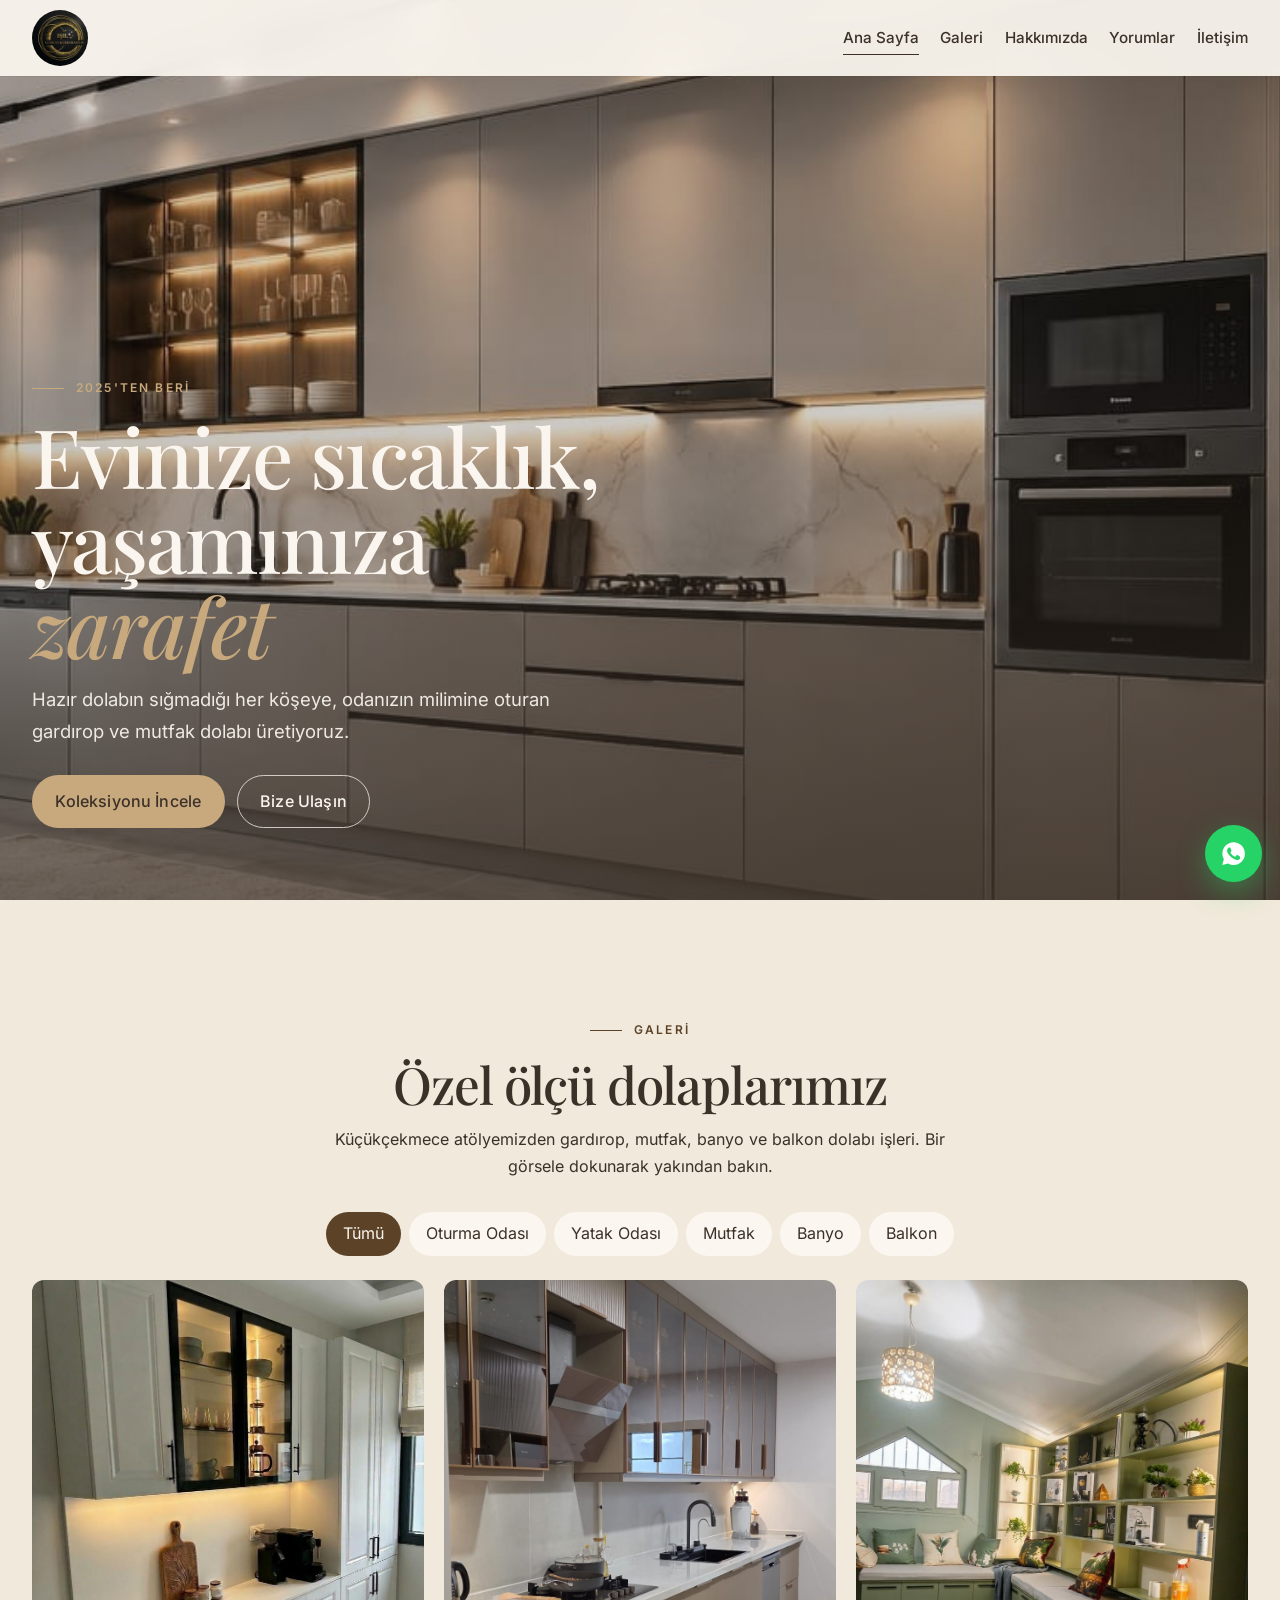
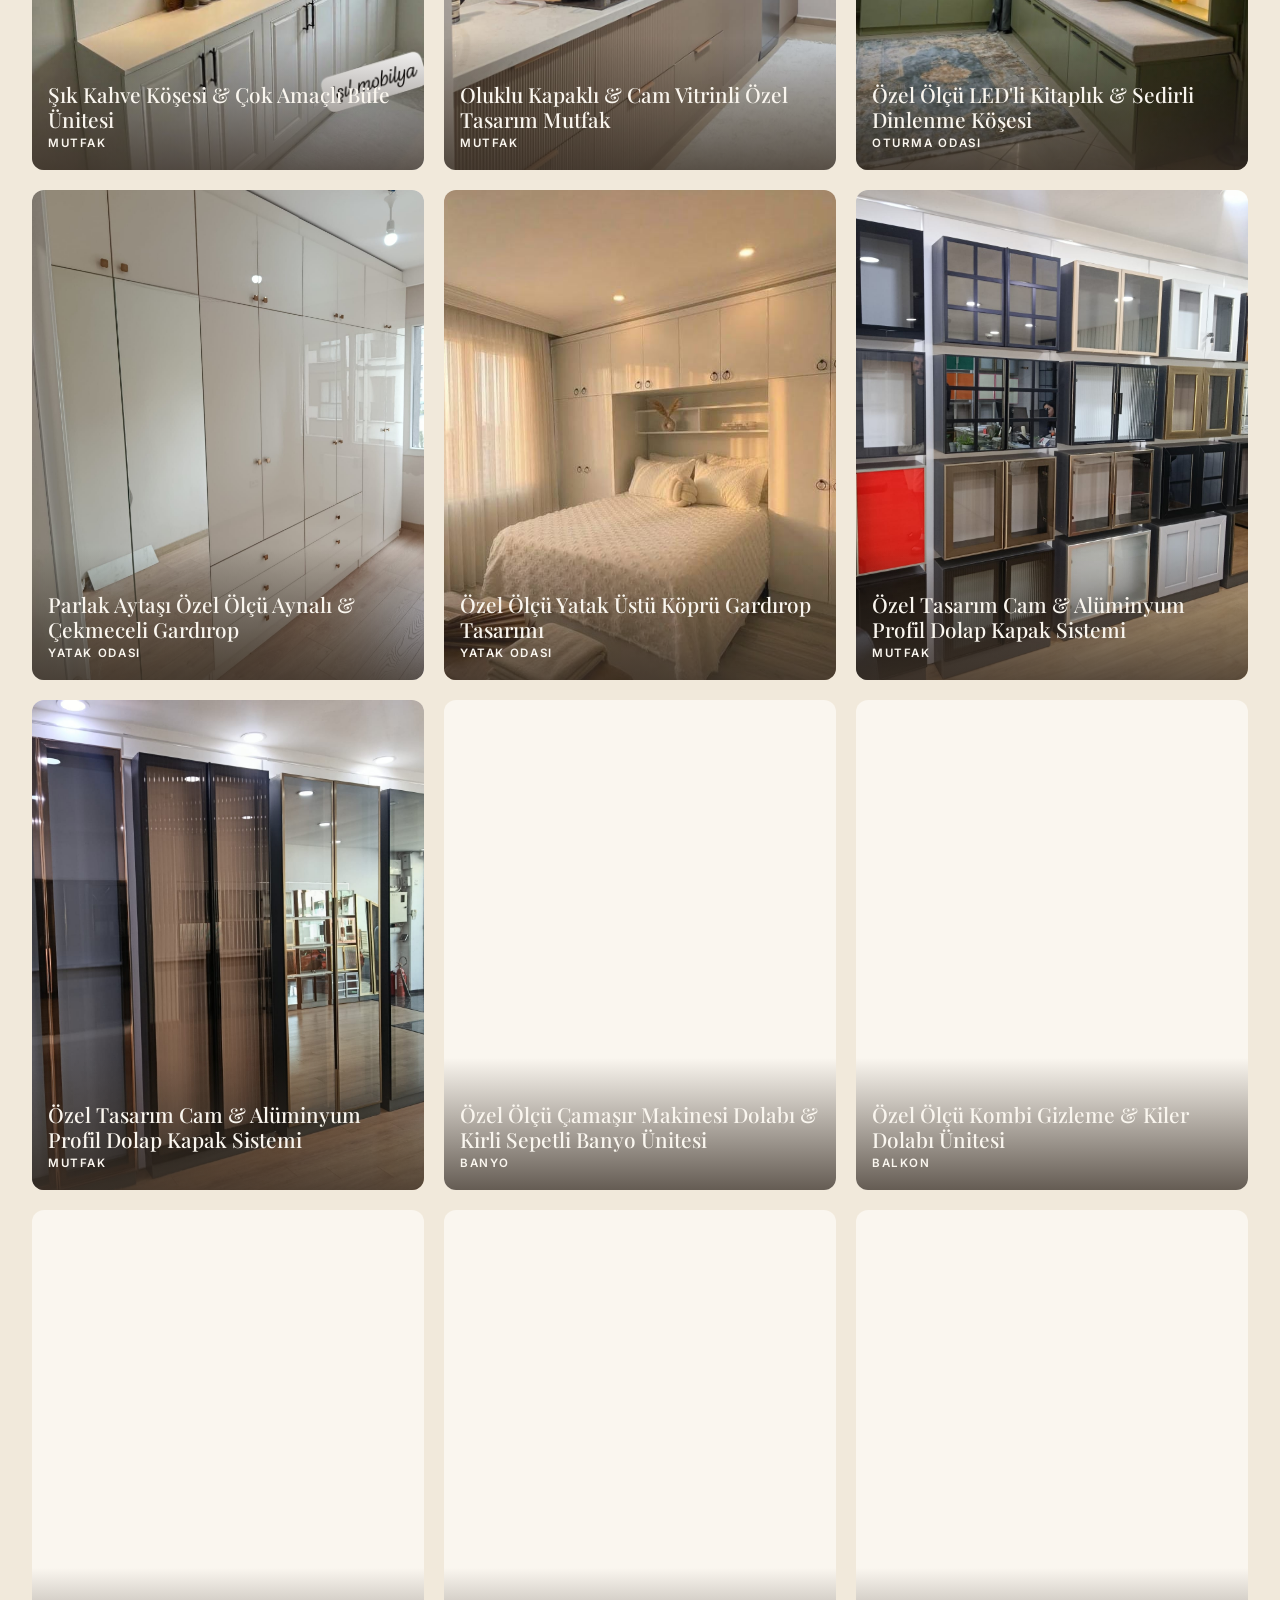
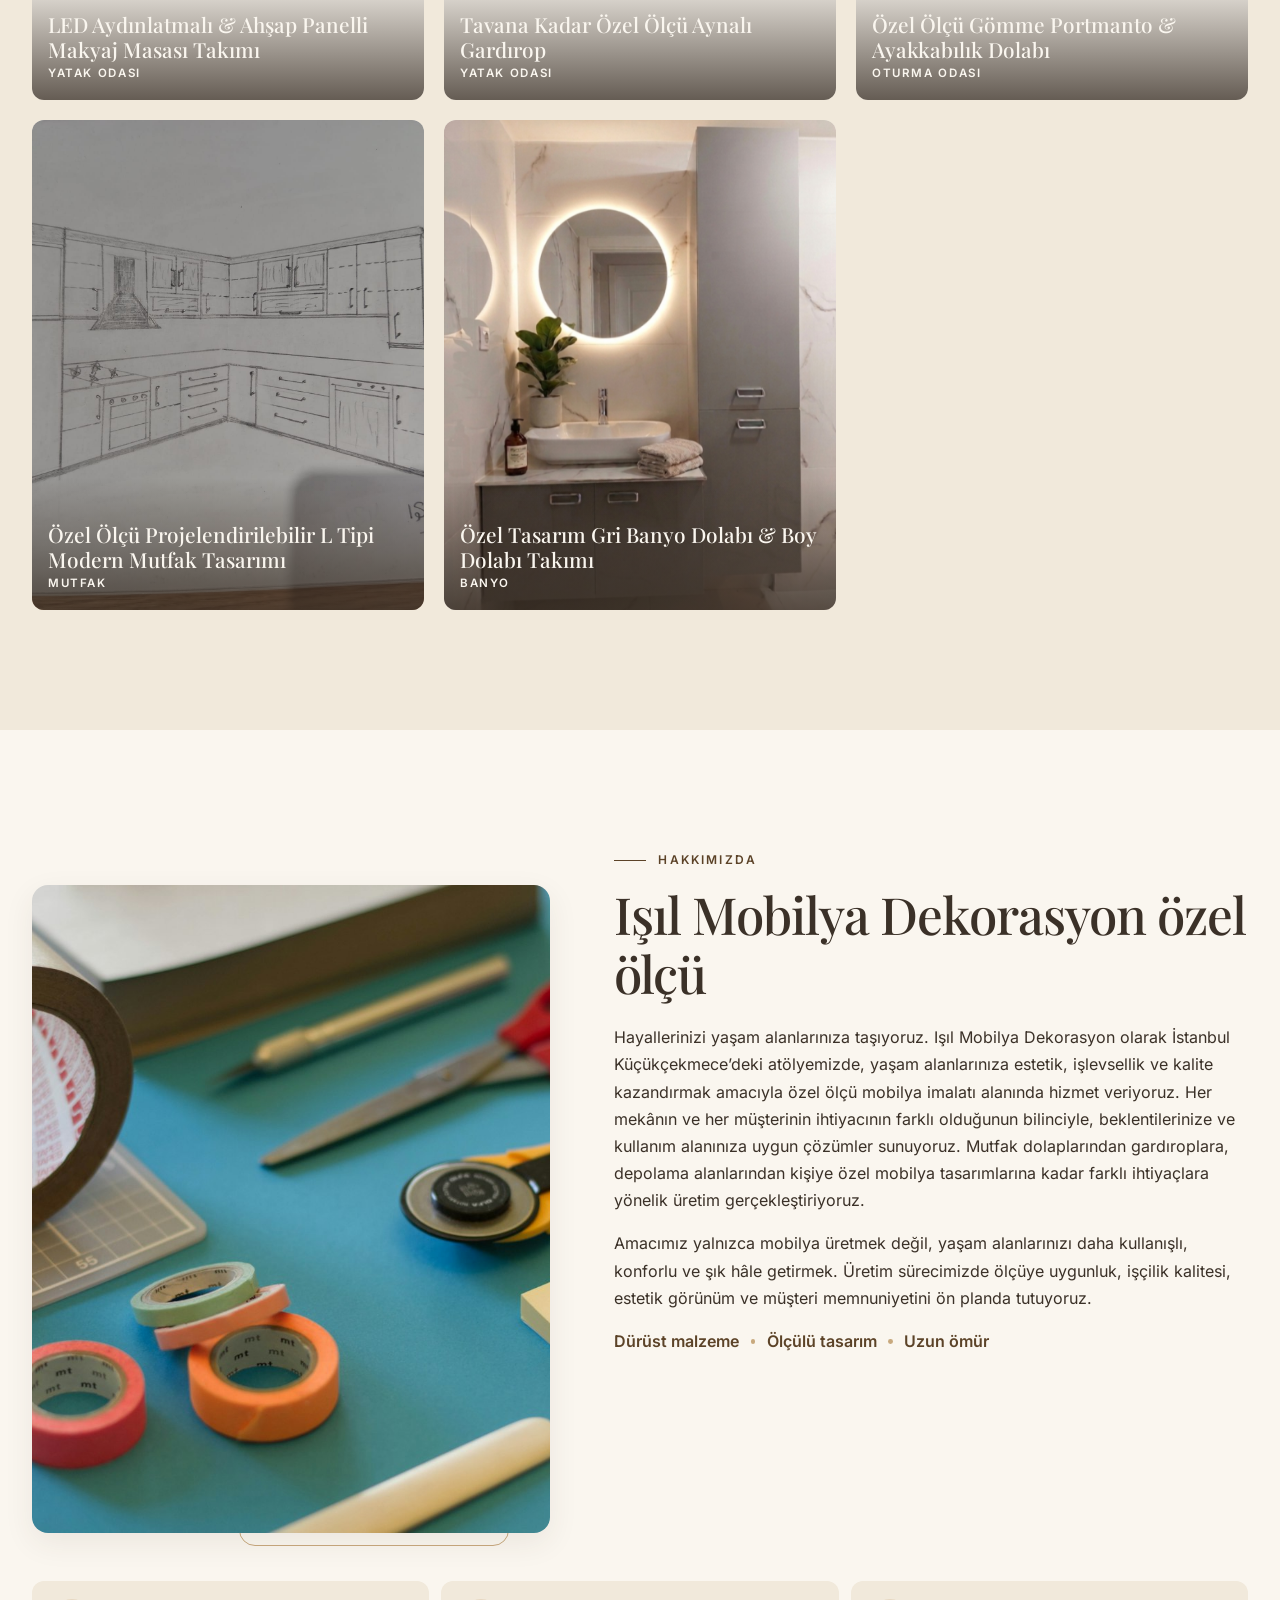
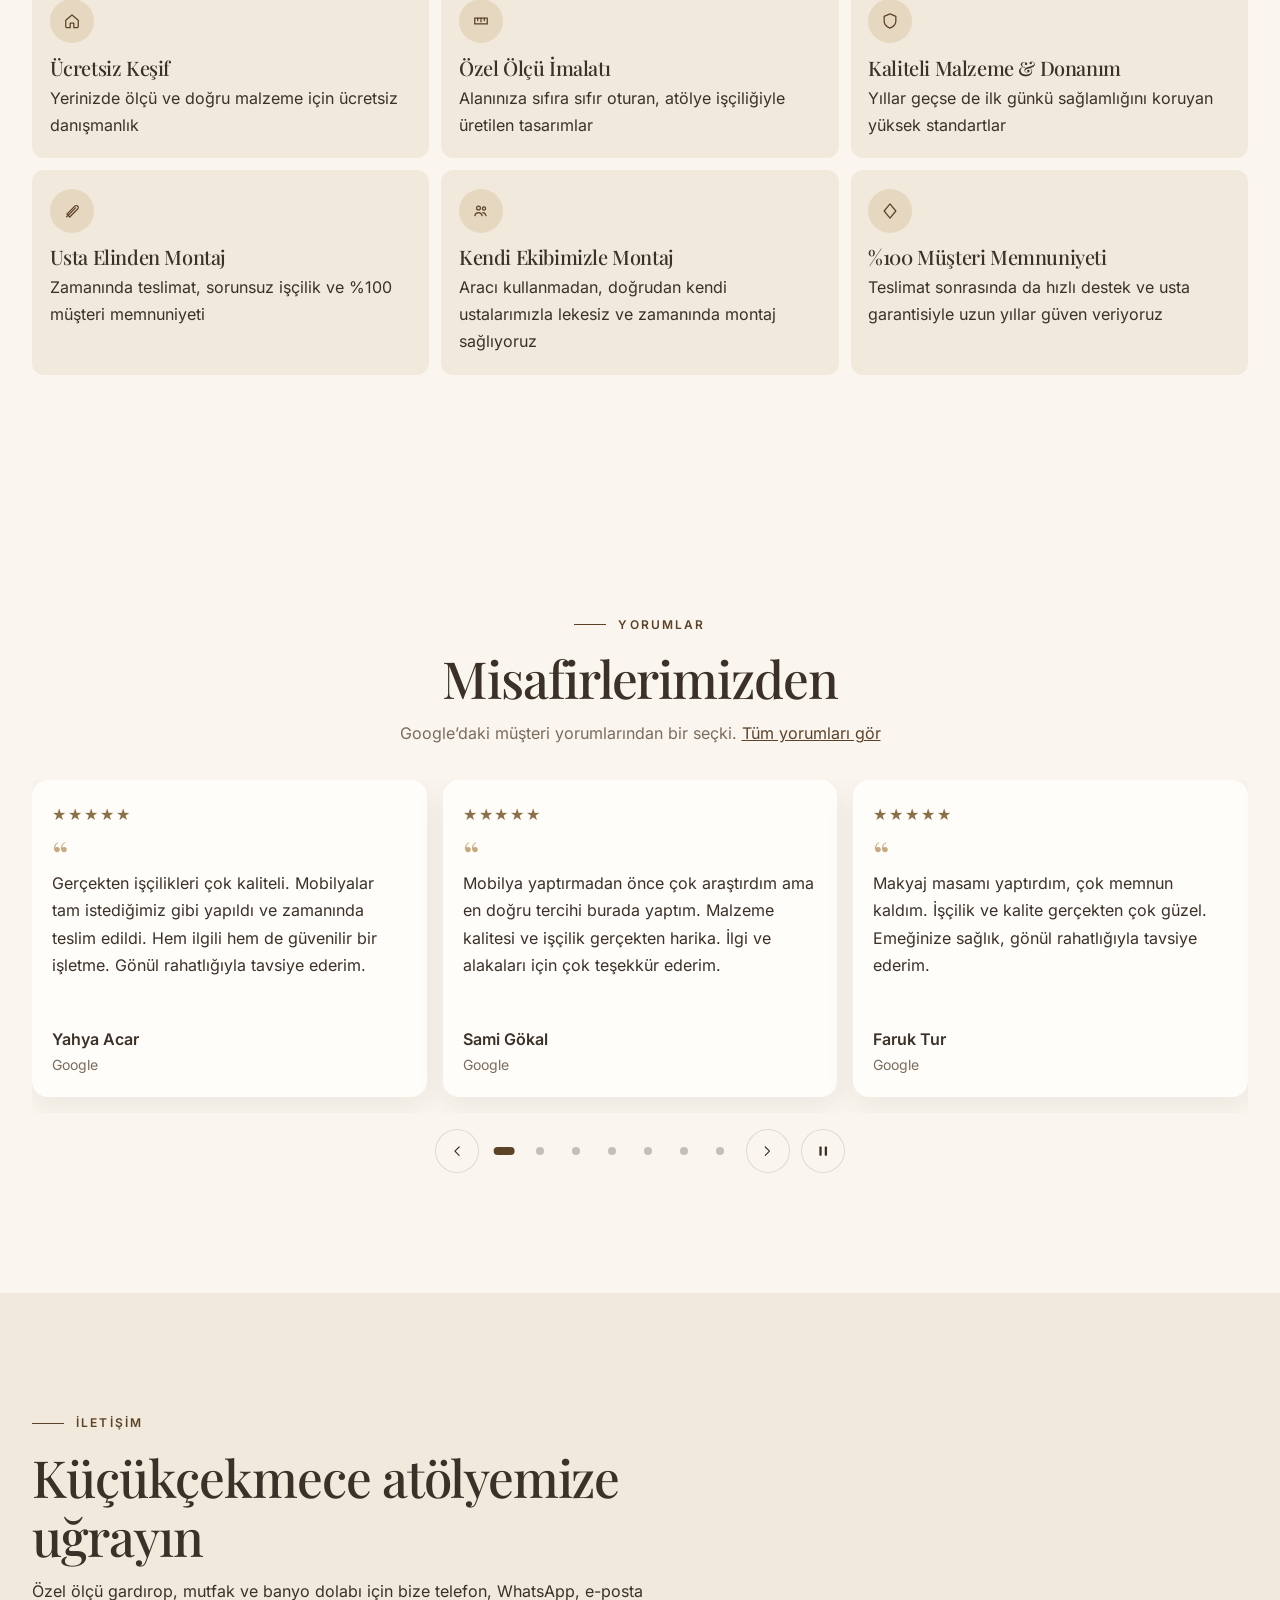
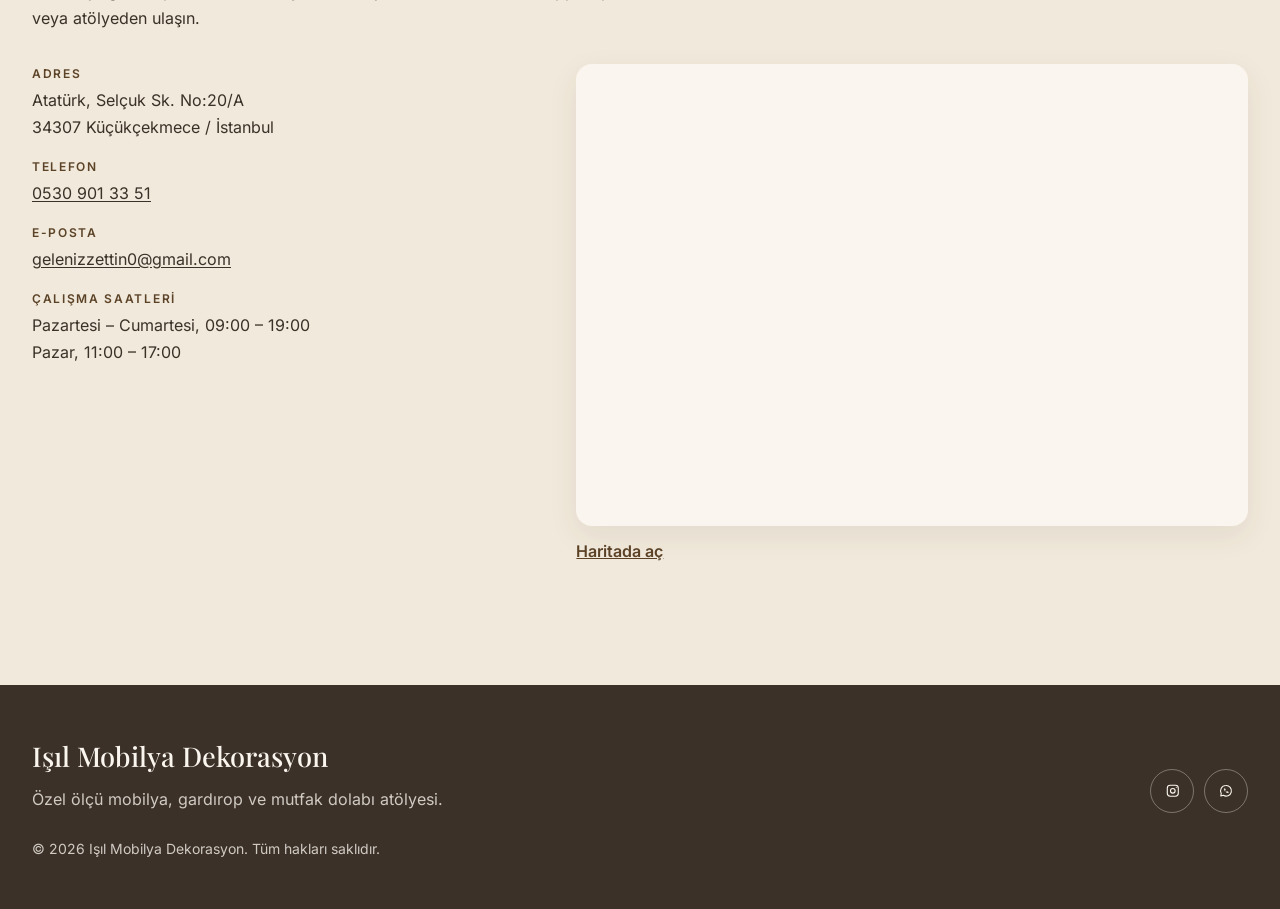
<file: isilmobilya/index.html>
<!DOCTYPE html>
<html lang="tr">
  <head>
    <meta charset="UTF-8">
    <meta name="viewport" content="width=device-width, initial-scale=1">
    <script>
      document.documentElement.classList.add("js");
      if (window.scrollY < 24) document.documentElement.classList.add("at-top");
    </script>
    <title>Işıl Mobilya Dekorasyon | Evinizin mobilya atölyesi</title>
    <meta name="description" content="Küçükçekmece özel ölçü mobilya: gardırop, mutfak, banyo ve balkon dolabı. Işıl Mobilya Dekorasyon atölyesinde el işçiliğiyle üretim. 0530 901 33 51.">
    <meta name="keywords" content="özel ölçü mobilya, Küçükçekmece mobilya, gardırop, mutfak dolabı, gömme dolap, banyo dolabı, balkon dolabı, Işıl Mobilya Dekorasyon, Işıl Işıl Mobilya, özel ölçü dolap İstanbul">
    <meta name="robots" content="index, follow, max-image-preview:large, max-snippet:-1, max-video-preview:-1">
    <meta name="googlebot" content="index, follow, max-image-preview:large, max-snippet:-1, max-video-preview:-1">
    <meta name="bingbot" content="index, follow">
    <meta name="yandex" content="index, follow">
    <meta name="author" content="Işıl Mobilya Dekorasyon">
    <meta name="copyright" content="Işıl Mobilya Dekorasyon">
    <meta name="theme-color" content="#FAF6EF">
    <meta name="msapplication-TileColor" content="#FAF6EF">
    <meta name="application-name" content="Işıl Mobilya Dekorasyon">
    <meta name="apple-mobile-web-app-title" content="Işıl Mobilya Dekorasyon">
    <meta name="format-detection" content="telephone=yes">
    <meta name="geo.region" content="TR-34">
    <meta name="geo.placename" content="Küçükçekmece, İstanbul">
    <meta name="geo.position" content="41.04779;28.80339">
    <meta name="ICBM" content="41.04779, 28.80339">
    <meta name="language" content="Turkish">
    <link rel="canonical" href="https://www.isilisilmobilya.com/">
    <link rel="alternate" hreflang="tr" href="https://www.isilisilmobilya.com/">
    <link rel="alternate" hreflang="x-default" href="https://www.isilisilmobilya.com/">
    <link rel="sitemap" type="application/xml" title="Sitemap" href="https://www.isilisilmobilya.com/sitemap.xml">
    <link rel="manifest" href="site.webmanifest">
    <link rel="me" href="https://www.instagram.com/mobilya_isil/">
    <meta property="og:type" content="website">
    <meta property="og:site_name" content="Işıl Mobilya Dekorasyon">
    <meta property="og:locale" content="tr_TR">
    <meta property="og:url" content="https://www.isilisilmobilya.com/">
    <meta property="og:title" content="Odanıza tam oturan özel ölçü dolap | Işıl Mobilya Dekorasyon">
    <meta property="og:description" content="Küçükçekmece’de gardırop, mutfak, banyo ve balkon dolabı. Özel ölçü üretim, el işçiliğiyle atölyeden eve.">
    <meta property="og:image" content="https://www.isilisilmobilya.com/assets/images/og-image.jpg">
    <meta property="og:image:secure_url" content="https://www.isilisilmobilya.com/assets/images/og-image.jpg">
    <meta property="og:image:type" content="image/jpeg">
    <meta property="og:image:width" content="1200">
    <meta property="og:image:height" content="630">
    <meta property="og:image:alt" content="Işıl Mobilya Dekorasyon Küçükçekmece: özel ölçü mobilya ve yaşam alanı">
    <meta property="og:see_also" content="https://www.instagram.com/mobilya_isil/">
    <meta name="twitter:card" content="summary_large_image">
    <meta name="twitter:title" content="Odanıza tam oturan özel ölçü dolap | Işıl Mobilya Dekorasyon">
    <meta name="twitter:description" content="Küçükçekmece’de gardırop, mutfak, banyo ve balkon dolabı. Özel ölçü üretim, el işçiliğiyle atölyeden eve.">
    <meta name="twitter:image" content="https://www.isilisilmobilya.com/assets/images/og-image.jpg">
    <meta name="twitter:image:alt" content="Işıl Mobilya Dekorasyon Küçükçekmece: özel ölçü mobilya ve yaşam alanı">
    <link rel="icon" href="assets/images/favicon.png?v=4" type="image/png" sizes="256x256">
    <link rel="apple-touch-icon" href="assets/images/favicon.png?v=4">
    <meta name="msapplication-config" content="browserconfig.xml">
    <link rel="preload" href="assets/images/hero.jpg" as="image" type="image/jpeg" fetchpriority="high">
    <link rel="preload" href="assets/fonts/playfair-latin-ext.woff2" as="font" type="font/woff2" crossorigin>
    <link rel="preload" href="assets/fonts/inter-latin-ext.woff2" as="font" type="font/woff2" crossorigin>
    <link rel="stylesheet" href="css/fonts.css">
    <link rel="stylesheet" href="css/style.css">
    <script type="application/ld+json">
      {
        "@context": "https://schema.org",
        "@graph": [
          {
            "@type": ["FurnitureStore", "LocalBusiness"],
            "@id": "https://www.isilisilmobilya.com/#store",
            "name": "Işıl Mobilya Dekorasyon",
            "alternateName": ["Işıl Işıl Mobilya", "Işıl Mobilya", "Isil Isil Mobilya"],
            "legalName": "Işıl Mobilya Dekorasyon",
            "slogan": "Evinize sıcaklık, yaşamınıza zarafet",
            "url": "https://www.isilisilmobilya.com/",
            "description": "İstanbul Küçükçekmece’de özel ölçü mobilya imalatı. Mutfak dolabı, gardırop, gömme dolap, banyo ve balkon dolabı el işçiliğiyle üretilir.",
            "inLanguage": "tr-TR",
            "knowsLanguage": "tr",
            "foundingDate": "2025",
            "currenciesAccepted": "TRY",
            "paymentAccepted": "Nakit, Kredi Kartı, Havale",
            "knowsAbout": ["özel ölçü mobilya", "gardırop", "mutfak dolabı", "gömme dolap", "banyo dolabı", "balkon dolabı", "cam kapak dolap"],
            "image": [
              "https://www.isilisilmobilya.com/assets/images/og-image.jpg",
              "https://www.isilisilmobilya.com/assets/images/hero.jpg",
              "https://www.isilisilmobilya.com/assets/images/logo.jpg",
              "https://www.isilisilmobilya.com/assets/images/favicon.png"
            ],
            "logo": {
              "@type": "ImageObject",
              "url": "https://www.isilisilmobilya.com/assets/images/logo.jpg",
              "width": 1024,
              "height": 1024
            },
            "telephone": "+90-530-901-3351",
            "email": "gelenizzettin0@gmail.com",
            "priceRange": "₺₺",
            "address": {
              "@type": "PostalAddress",
              "streetAddress": "Atatürk, Selçuk Sk. No:20/A",
              "addressLocality": "Küçükçekmece",
              "addressRegion": "İstanbul",
              "postalCode": "34307",
              "addressCountry": "TR"
            },
            "geo": {
              "@type": "GeoCoordinates",
              "latitude": 41.04779,
              "longitude": 28.80339
            },
            "hasMap": "https://www.google.com/maps/search/?api=1&query=Işıl+Mobilya+Dekorasyon+Küçükçekmece",
            "contactPoint": [
              {
                "@type": "ContactPoint",
                "contactType": "customer service",
                "telephone": "+90-530-901-3351",
                "email": "gelenizzettin0@gmail.com",
                "availableLanguage": ["Turkish"],
                "areaServed": "TR"
              },
              {
                "@type": "ContactPoint",
                "contactType": "sales",
                "url": "https://wa.me/905309013351",
                "availableLanguage": ["Turkish"]
              }
            ],
            "areaServed": [
              { "@type": "City", "name": "Küçükçekmece" },
              { "@type": "City", "name": "Avcılar" },
              { "@type": "City", "name": "Esenyurt" },
              { "@type": "City", "name": "Beylikdüzü" },
              { "@type": "City", "name": "Başakşehir" },
              { "@type": "City", "name": "Bakırköy" },
              { "@type": "City", "name": "Bahçelievler" },
              { "@type": "AdministrativeArea", "name": "İstanbul" }
            ],
            "openingHoursSpecification": [
              {
                "@type": "OpeningHoursSpecification",
                "dayOfWeek": ["Monday", "Tuesday", "Wednesday", "Thursday", "Friday", "Saturday"],
                "opens": "09:00",
                "closes": "19:00"
              },
              {
                "@type": "OpeningHoursSpecification",
                "dayOfWeek": "Sunday",
                "opens": "11:00",
                "closes": "17:00"
              }
            ],
            "sameAs": [
              "https://www.instagram.com/mobilya_isil/",
              "https://share.google/TWFot8EyH9BXefU5A",
              "https://wa.me/905309013351"
            ],
            "aggregateRating": {
              "@type": "AggregateRating",
              "ratingValue": "5",
              "bestRating": "5",
              "worstRating": "1",
              "reviewCount": "9"
            },
            "review": [
              { "@type": "Review", "author": { "@type": "Person", "name": "Yahya Acar" }, "reviewRating": { "@type": "Rating", "ratingValue": "5", "bestRating": "5" }, "reviewBody": "Gerçekten işçilikleri çok kaliteli. Mobilyalar tam istediğimiz gibi yapıldı ve zamanında teslim edildi." },
              { "@type": "Review", "author": { "@type": "Person", "name": "Sami Gökal" }, "reviewRating": { "@type": "Rating", "ratingValue": "5", "bestRating": "5" }, "reviewBody": "Mobilya yaptırmadan önce çok araştırdım ama en doğru tercihi burada yaptım. Malzeme kalitesi ve işçilik gerçekten harika." },
              { "@type": "Review", "author": { "@type": "Person", "name": "Faruk Tur" }, "reviewRating": { "@type": "Rating", "ratingValue": "5", "bestRating": "5" }, "reviewBody": "Makyaj masamı yaptırdım, çok memnun kaldım. İşçilik ve kalite gerçekten çok güzel." },
              { "@type": "Review", "author": { "@type": "Person", "name": "Salih Ferhat Akdeni" }, "reviewRating": { "@type": "Rating", "ratingValue": "5", "bestRating": "5" }, "reviewBody": "Özel ölçülerde dolap yaptırdık tam istediğimiz gibi oldu. Çalışanlar güler yüzlü, hizmet kaliteliydi." },
              { "@type": "Review", "author": { "@type": "Person", "name": "Popular Musicc" }, "reviewRating": { "@type": "Rating", "ratingValue": "5", "bestRating": "5" }, "reviewBody": "Eşimle uzun süre arayışlardan sonra bir arkadaş tavsiyesi üzerine İzzet Bey ekibiyle tanıştık. Gerçekten işlerinde uzmanlar ve herkese tavsiye ederiz." },
              { "@type": "Review", "author": { "@type": "Person", "name": "Kübra" }, "reviewRating": { "@type": "Rating", "ratingValue": "5", "bestRating": "5" }, "reviewBody": "Mutfak dolaplarım çok harika oldu, gerçekten büyük ustalıkla işini yapan insanlar varmış." },
              { "@type": "Review", "author": { "@type": "Person", "name": "Ally" }, "reviewRating": { "@type": "Rating", "ratingValue": "5", "bestRating": "5" }, "reviewBody": "Mutfak dolaplarımı yeniledim. Fiyatlar gayet uygun ve çalışanlar gayet düzgün bir şekilde işlerini yaptılar." },
              { "@type": "Review", "author": { "@type": "Person", "name": "Feyyaz Çevik" }, "reviewRating": { "@type": "Rating", "ratingValue": "5", "bestRating": "5" }, "reviewBody": "İşçiliğinizi çok beğendim, elinize kolunuza sağlık. Bundan sonra herkese tavsiye edeceğim, bütün çevreme." },
              { "@type": "Review", "author": { "@type": "Person", "name": "Emre Güler" }, "reviewRating": { "@type": "Rating", "ratingValue": "5", "bestRating": "5" }, "reviewBody": "Olağanüstü ekip, muhteşem işçilik. Parasının hakkını veren tek firma." }
            ]
          },
          {
            "@type": "WebSite",
            "@id": "https://www.isilisilmobilya.com/#website",
            "url": "https://www.isilisilmobilya.com/",
            "name": "Işıl Mobilya Dekorasyon",
            "inLanguage": "tr-TR",
            "publisher": { "@id": "https://www.isilisilmobilya.com/#store" }
          },
          {
            "@type": "WebPage",
            "@id": "https://www.isilisilmobilya.com/#webpage",
            "url": "https://www.isilisilmobilya.com/",
            "name": "Odanıza tam oturan özel ölçü dolap | Işıl Mobilya Dekorasyon",
            "description": "Küçükçekmece’de özel ölçü mobilya, gardırop, mutfak, banyo ve balkon dolabı imalatı.",
            "inLanguage": "tr-TR",
            "isPartOf": { "@id": "https://www.isilisilmobilya.com/#website" },
            "about": { "@id": "https://www.isilisilmobilya.com/#store" },
            "primaryImageOfPage": {
              "@type": "ImageObject",
              "url": "https://www.isilisilmobilya.com/assets/images/og-image.jpg",
              "width": 1200,
              "height": 630
            },
            "speakable": {
              "@type": "SpeakableSpecification",
              "cssSelector": [".hero__title", ".hero__lead"]
            }
          }
        ]
      }
    </script>
    <script src="js/main.js" defer></script>
  </head>
  <body>
    <a class="skip-link" href="#icerik">İçeriğe geç</a>

    <svg class="sprite" aria-hidden="true" xmlns="http://www.w3.org/2000/svg">
      <symbol id="icon-seal" viewBox="0 0 24 24"><path d="M12 3.5 19 12l-7 8.5L5 12 12 3.5z" fill="none" stroke="currentColor" stroke-width="1.5" stroke-linejoin="round"/></symbol>
      <symbol id="icon-leaf" viewBox="0 0 24 24"><path d="M5 19s2.2-9.2 14-13c0 0-.8 8.8-7.4 12.6C9.4 16.8 7.2 16.4 5 19z" fill="none" stroke="currentColor" stroke-width="1.5" stroke-linejoin="round"/><path d="M9.2 14.8c1.2-2 2.8-3.5 5.6-4.8" fill="none" stroke="currentColor" stroke-width="1.5" stroke-linecap="round"/></symbol>
      <symbol id="icon-shield" viewBox="0 0 24 24"><path d="M12 3.5 19 6.5v5.5c0 4-2.7 6.8-7 8.5-4.3-1.7-7-4.5-7-8.5V6.5L12 3.5z" fill="none" stroke="currentColor" stroke-width="1.5" stroke-linejoin="round"/></symbol>
      <symbol id="icon-ruler" viewBox="0 0 24 24"><path d="M4.5 8.5h15v7h-15z" fill="none" stroke="currentColor" stroke-width="1.5"/><path d="M8 8.5v3M12 8.5v4.5M16 8.5v3" fill="none" stroke="currentColor" stroke-width="1.5" stroke-linecap="round"/></symbol>
      <symbol id="icon-home" viewBox="0 0 24 24"><path d="M4.5 11.2 12 4.8l7.5 6.4V19a1 1 0 0 1-1 1h-4.3v-5.4H9.8V20H5.5a1 1 0 0 1-1-1z" fill="none" stroke="currentColor" stroke-width="1.5" stroke-linejoin="round"/></symbol>
      <symbol id="icon-tools" viewBox="0 0 24 24"><path d="M8 16.5 16.2 8.3M7.2 17.3l-1.6 1.6M15.4 6.2a2.4 2.4 0 1 1 3.4 3.4L9.2 19.2 5.8 15.8 15.4 6.2z" fill="none" stroke="currentColor" stroke-width="1.5" stroke-linecap="round" stroke-linejoin="round"/></symbol>
      <symbol id="icon-users" viewBox="0 0 24 24"><circle cx="9" cy="8.4" r="2.3" fill="none" stroke="currentColor" stroke-width="1.5"/><path d="M4.7 17.6c.4-2.5 2.1-3.8 4.3-3.8s3.9 1.3 4.3 3.8" fill="none" stroke="currentColor" stroke-width="1.5" stroke-linecap="round"/><circle cx="15.6" cy="9" r="1.9" fill="none" stroke="currentColor" stroke-width="1.5"/><path d="M14.2 13.9c1.9.2 3.3 1.4 3.7 3.7" fill="none" stroke="currentColor" stroke-width="1.5" stroke-linecap="round"/></symbol>
      <symbol id="icon-instagram" viewBox="0 0 24 24"><rect x="4.5" y="4.5" width="15" height="15" rx="4" fill="none" stroke="currentColor" stroke-width="1.5"/><circle cx="12" cy="12" r="3.2" fill="none" stroke="currentColor" stroke-width="1.5"/><circle cx="16.8" cy="7.2" r="0.8" fill="currentColor"/></symbol>
      <symbol id="icon-pinterest" viewBox="0 0 24 24"><circle cx="12" cy="12" r="8" fill="none" stroke="currentColor" stroke-width="1.5"/><path d="M10.8 18.2c.3-1.2.8-2.8 1.1-4" fill="none" stroke="currentColor" stroke-width="1.5" stroke-linecap="round"/><circle cx="12.2" cy="10.6" r="2.1" fill="none" stroke="currentColor" stroke-width="1.5"/></symbol>
      <symbol id="icon-facebook" viewBox="0 0 24 24"><path d="M14 8.5h2.2V6H14c-1.8 0-3 1.2-3 3.1V11H9v2.4h2V20h2.6v-6.6h2.2l.4-2.4h-2.6V9.4c0-.5.3-.9.9-.9z" fill="currentColor"/></symbol>
      <symbol id="icon-whatsapp" viewBox="0 0 24 24"><path d="M12 4.8a7.2 7.2 0 0 0-6.2 10.8L5.2 19l3.5-.9A7.2 7.2 0 1 0 12 4.8z" fill="none" stroke="currentColor" stroke-width="1.5" stroke-linejoin="round"/><path d="M9.3 10.3c.15 1.3 1.45 2.7 2.8 3.1.25.08.5 0 .7-.2l.55-.55c.18-.18.46-.2.66-.05.45.28.9.48 1.35.55.28.06.46.28.46.55v.7c0 .3-.28.55-.58.55-2.5-.15-5.4-2.35-5.7-5.55-.02-.28.2-.52.48-.52h.75c.26 0 .48.16.56.4.12.4.28.85.52 1.2.12.18.1.42-.08.58l-.48.42c-.16.14-.2.38-.1.58z" fill="currentColor"/></symbol>
      <symbol id="icon-whatsapp-fill" viewBox="0 0 24 24"><path fill="currentColor" d="M12.04 2c-5.5 0-9.96 4.46-9.96 9.96 0 1.76.46 3.47 1.34 4.98L2 22l5.17-1.35A9.93 9.93 0 0 0 12.04 22c5.5 0 9.96-4.46 9.96-9.96C22 6.46 17.54 2 12.04 2zm5.79 14.24c-.24.68-1.4 1.24-1.94 1.32-.5.07-1.13.1-1.82-.12-.43-.12-.97-.31-1.66-.61-2.91-1.26-4.8-4.2-4.95-4.4-.14-.19-1.18-1.56-1.18-2.98 0-1.41.74-2.11 1-2.4.25-.28.57-.35.76-.35h.54c.18 0 .4-.01.61.47.24.56.81 1.97.88 2.12.08.14.12.31.02.5-.1.18-.15.3-.29.47l-.43.48c-.14.14-.29.29-.12.56.16.28.72 1.2 1.56 1.94 1.07.96 1.98 1.26 2.26 1.4.27.14.43.11.6-.07.16-.19.7-.82.89-1.1.18-.28.37-.23.63-.14.25.1 1.64.77 1.92.91.28.14.46.2.53.32.07.12.07.68-.17 1.36z"/></symbol>
      <symbol id="icon-send" viewBox="0 0 24 24"><path d="M5 12h12M13 6.5 18.5 12 13 17.5" fill="none" stroke="currentColor" stroke-width="1.5" stroke-linecap="round" stroke-linejoin="round"/></symbol>
      <symbol id="icon-arrow-left" viewBox="0 0 24 24"><path d="M14.5 6.5 9 12l5.5 5.5" fill="none" stroke="currentColor" stroke-width="1.5" stroke-linecap="round" stroke-linejoin="round"/></symbol>
      <symbol id="icon-arrow-right" viewBox="0 0 24 24"><path d="M9.5 6.5 15 12l-5.5 5.5" fill="none" stroke="currentColor" stroke-width="1.5" stroke-linecap="round" stroke-linejoin="round"/></symbol>
      <symbol id="icon-close" viewBox="0 0 24 24"><path d="M7 7l10 10M17 7 7 17" fill="none" stroke="currentColor" stroke-width="1.5" stroke-linecap="round"/></symbol>
      <symbol id="icon-pause" viewBox="0 0 24 24"><rect x="7" y="6" width="3" height="12" rx="1" fill="currentColor"/><rect x="14" y="6" width="3" height="12" rx="1" fill="currentColor"/></symbol>
      <symbol id="icon-play" viewBox="0 0 24 24"><path d="M9 6.8v10.4l8.2-5.2L9 6.8z" fill="currentColor"/></symbol>
    </svg>

    <header class="header" data-header>
      <div class="container header__inner">
        <a class="logo" href="#anasayfa" aria-label="Işıl Mobilya Dekorasyon">
          <img class="logo__image" src="assets/images/logo.jpg" alt="Işıl Mobilya Dekorasyon" width="1024" height="1024">
        </a>
        <button class="nav-toggle" type="button" aria-expanded="false" aria-controls="site-nav" data-nav-toggle>
          <span class="nav-toggle__bar" aria-hidden="true"></span>
          <span class="sr-only">Menüyü aç</span>
        </button>
        <nav class="nav" id="site-nav" data-nav aria-label="Ana menü">
          <ul class="nav__list">
            <li><a class="nav__link is-active" href="#anasayfa" aria-current="true">Ana Sayfa</a></li>
            <li><a class="nav__link" href="#galeri">Galeri</a></li>
            <li><a class="nav__link" href="#hakkimizda">Hakkımızda</a></li>
            <li><a class="nav__link" href="#yorumlar">Yorumlar</a></li>
            <li><a class="nav__link" href="#iletisim">İletişim</a></li>
          </ul>
        </nav>
      </div>
    </header>

    <main id="icerik" tabindex="-1">
      <section class="hero" id="anasayfa" aria-labelledby="hero-baslik">
        <div class="hero__media">
          <img
            class="hero__image"
            src="assets/images/hero.jpg"
            alt="Işıl Mobilya Dekorasyon Küçükçekmece: özel ölçü mutfak dolabı"
            width="896"
            height="525"
            fetchpriority="high"
            decoding="async">
          <div class="hero__overlay" aria-hidden="true"></div>
        </div>
        <div class="container hero__content">
          <p class="eyebrow">2025'ten beri</p>
          <h1 class="hero__title" id="hero-baslik">Evinize sıcaklık, yaşamınıza <em>zarafet</em></h1>
          <p class="hero__lead">Hazır dolabın sığmadığı her köşeye, odanızın milimine oturan gardırop ve mutfak dolabı üretiyoruz.</p>
          <div class="hero__actions">
            <a class="btn btn--primary" href="#galeri">Koleksiyonu İncele</a>
            <a class="btn btn--ghost" href="#iletisim">Bize Ulaşın</a>
          </div>
        </div>
      </section>

      <section class="section section--tint" id="galeri" aria-labelledby="galeri-baslik">
        <div class="container">
          <header class="section__header section__header--center reveal">
            <p class="eyebrow eyebrow--dark">Galeri</p>
            <h2 id="galeri-baslik">Özel ölçü dolaplarımız</h2>
            <p class="section__intro">Küçükçekmece atölyemizden gardırop, mutfak, banyo ve balkon dolabı işleri. Bir görsele dokunarak yakından bakın.</p>
          </header>
          <div class="filters" role="group" aria-label="Galeri kategorileri">
            <button class="filters__btn is-active" type="button" data-filter="tumu" aria-pressed="true">Tümü</button>
            <button class="filters__btn" type="button" data-filter="oturma" aria-pressed="false">Oturma Odası</button>
            <button class="filters__btn" type="button" data-filter="yatak" aria-pressed="false">Yatak Odası</button>
            <button class="filters__btn" type="button" data-filter="mutfak" aria-pressed="false">Mutfak</button>
            <button class="filters__btn" type="button" data-filter="banyo" aria-pressed="false">Banyo</button>
            <button class="filters__btn" type="button" data-filter="balkon" aria-pressed="false">Balkon</button>
          </div>
          <p class="sr-only" data-filter-status aria-live="polite"></p>
          <ul class="gallery__grid">
            <li class="gallery__item" data-category="mutfak">
              <button class="gallery__trigger" type="button">
                <img class="gallery__image" src="assets/images/gallery/vitrinli-mutfak.jpg" data-full="assets/images/gallery/vitrinli-mutfak.jpg" alt="Şık Kahve Köşesi & Çok Amaçlı Büfe Ünitesi" width="820" height="1195" loading="lazy" decoding="async">
                <span class="gallery__caption" aria-hidden="true"><span class="gallery__name">Şık Kahve Köşesi & Çok Amaçlı Büfe Ünitesi</span><span class="gallery__category">Mutfak</span></span>
              </button>
            </li>
            <li class="gallery__item" data-category="mutfak">
              <button class="gallery__trigger" type="button">
                <img class="gallery__image" src="assets/images/gallery/lambri-mutfak.jpg" data-full="assets/images/gallery/lambri-mutfak.jpg" alt="Oluklu Kapaklı & Cam Vitrinli Özel Tasarım Mutfak" width="924" height="2000" loading="lazy" decoding="async">
                <span class="gallery__caption" aria-hidden="true"><span class="gallery__name">Oluklu Kapaklı & Cam Vitrinli Özel Tasarım Mutfak</span><span class="gallery__category">Mutfak</span></span>
              </button>
            </li>
            <li class="gallery__item" data-category="oturma">
              <button class="gallery__trigger" type="button">
                <img class="gallery__image" src="assets/images/gallery/ledli-kitaplik-sedir.jpg" data-full="assets/images/gallery/ledli-kitaplik-sedir.jpg" alt="Küçükçekmece özel ölçü LED’li kitaplık ve sedirli dinlenme köşesi" width="896" height="1195" loading="lazy" decoding="async">
                <span class="gallery__caption" aria-hidden="true"><span class="gallery__name">Özel Ölçü LED'li Kitaplık & Sedirli Dinlenme Köşesi</span><span class="gallery__category">Oturma Odası</span></span>
              </button>
            </li>
            <li class="gallery__item" data-category="yatak">
              <button class="gallery__trigger" type="button">
                <img class="gallery__image" src="assets/images/gallery/aynali-gardrop.jpg" data-full="assets/images/gallery/aynali-gardrop.jpg" alt="Parlak Aytaşı Özel Ölçü Aynalı & Çekmeceli Gardırop" width="1500" height="2000" loading="lazy" decoding="async">
                <span class="gallery__caption" aria-hidden="true"><span class="gallery__name">Parlak Aytaşı Özel Ölçü Aynalı & Çekmeceli Gardırop</span><span class="gallery__category">Yatak Odası</span></span>
              </button>
            </li>
            <li class="gallery__item" data-category="yatak">
              <button class="gallery__trigger" type="button">
                <img class="gallery__image" src="assets/images/gallery/gomme-yatak-dolabi.jpg" data-full="assets/images/gallery/gomme-yatak-dolabi.jpg" alt="Özel Ölçü Yatak Üstü Köprü Gardırop Tasarımı" width="896" height="815" loading="lazy" decoding="async">
                <span class="gallery__caption" aria-hidden="true"><span class="gallery__name">Özel Ölçü Yatak Üstü Köprü Gardırop Tasarımı</span><span class="gallery__category">Yatak Odası</span></span>
              </button>
            </li>
            <li class="gallery__item" data-category="mutfak">
              <button class="gallery__trigger" type="button">
                <img class="gallery__image" src="assets/images/gallery/cam-kapak-koleksiyonu.jpg" data-full="assets/images/gallery/cam-kapak-koleksiyonu.jpg" alt="Özel Tasarım Cam & Alüminyum Profil Dolap Kapak Sistemi" width="2000" height="1500" loading="lazy" decoding="async">
                <span class="gallery__caption" aria-hidden="true"><span class="gallery__name">Özel Tasarım Cam & Alüminyum Profil Dolap Kapak Sistemi</span><span class="gallery__category">Mutfak</span></span>
              </button>
            </li>
            <li class="gallery__item" data-category="mutfak">
              <button class="gallery__trigger" type="button">
                <img class="gallery__image" src="assets/images/gallery/cam-dolap-kapaklari.jpg" data-full="assets/images/gallery/cam-dolap-kapaklari.jpg" alt="Özel Tasarım Cam & Alüminyum Profil Dolap Kapak Sistemi" width="2000" height="1500" loading="lazy" decoding="async">
                <span class="gallery__caption" aria-hidden="true"><span class="gallery__name">Özel Tasarım Cam & Alüminyum Profil Dolap Kapak Sistemi</span><span class="gallery__category">Mutfak</span></span>
              </button>
            </li>
            <li class="gallery__item" data-category="banyo">
              <button class="gallery__trigger" type="button">
                <img class="gallery__image" src="assets/images/gallery/banyo-dolabi.jpg" data-full="assets/images/gallery/banyo-dolabi.jpg" alt="Özel Ölçü Çamaşır Makinesi Dolabı & Kirli Sepetli Banyo Ünitesi" width="1500" height="2000" loading="lazy" decoding="async">
                <span class="gallery__caption" aria-hidden="true"><span class="gallery__name">Özel Ölçü Çamaşır Makinesi Dolabı & Kirli Sepetli Banyo Ünitesi</span><span class="gallery__category">Banyo</span></span>
              </button>
            </li>
            <li class="gallery__item" data-category="balkon">
              <button class="gallery__trigger" type="button">
                <img class="gallery__image" src="assets/images/gallery/balkon-dolabi.jpg" data-full="assets/images/gallery/balkon-dolabi.jpg" alt="Özel Ölçü Kombi Gizleme & Kiler Dolabı Ünitesi" width="896" height="1195" loading="lazy" decoding="async">
                <span class="gallery__caption" aria-hidden="true"><span class="gallery__name">Özel Ölçü Kombi Gizleme & Kiler Dolabı Ünitesi</span><span class="gallery__category">Balkon</span></span>
              </button>
            </li>
            <li class="gallery__item" data-category="yatak">
              <button class="gallery__trigger" type="button">
                <img class="gallery__image" src="assets/images/gallery/ledli-makyaj-masasi.jpg" data-full="assets/images/gallery/ledli-makyaj-masasi.jpg" alt="LED Aydınlatmalı & Ahşap Panelli Makyaj Masası Takımı" width="1536" height="2048" loading="lazy" decoding="async">
                <span class="gallery__caption" aria-hidden="true"><span class="gallery__name">LED Aydınlatmalı & Ahşap Panelli Makyaj Masası Takımı</span><span class="gallery__category">Yatak Odası</span></span>
              </button>
            </li>
            <li class="gallery__item" data-category="yatak">
              <button class="gallery__trigger" type="button">
                <img class="gallery__image" src="assets/images/gallery/cam-kapakli-gardrop.jpg" data-full="assets/images/gallery/cam-kapakli-gardrop.jpg" alt="Tavana Kadar Özel Ölçü Aynalı Gardırop" width="1192" height="801" loading="lazy" decoding="async">
                <span class="gallery__caption" aria-hidden="true"><span class="gallery__name">Tavana Kadar Özel Ölçü Aynalı Gardırop</span><span class="gallery__category">Yatak Odası</span></span>
              </button>
            </li>
            <li class="gallery__item" data-category="oturma">
              <button class="gallery__trigger" type="button">
                <img class="gallery__image" src="assets/images/gallery/acik-raf-gardrop.jpg" data-full="assets/images/gallery/acik-raf-gardrop.jpg" alt="Özel Ölçü Gömme Portmanto & Ayakkabılık Dolabı" width="1500" height="2000" loading="lazy" decoding="async">
                <span class="gallery__caption" aria-hidden="true"><span class="gallery__name">Özel Ölçü Gömme Portmanto & Ayakkabılık Dolabı</span><span class="gallery__category">Oturma Odası</span></span>
              </button>
            </li>
            <li class="gallery__item" data-category="mutfak">
              <button class="gallery__trigger" type="button">
                <img class="gallery__image" src="assets/images/gallery/mutfak-cizim.jpg" data-full="assets/images/gallery/mutfak-cizim.jpg" alt="Özel Ölçü Projelendirilebilir L Tipi Modern Mutfak Tasarımı" width="2000" height="1500" loading="lazy" decoding="async">
                <span class="gallery__caption" aria-hidden="true"><span class="gallery__name">Özel Ölçü Projelendirilebilir L Tipi Modern Mutfak Tasarımı</span><span class="gallery__category">Mutfak</span></span>
              </button>
            </li>
            <li class="gallery__item" data-category="banyo">
              <button class="gallery__trigger" type="button">
                <img class="gallery__image" src="assets/images/gallery/ledli-banyo-dolabi.jpg" data-full="assets/images/gallery/ledli-banyo-dolabi.jpg" alt="Özel Tasarım Gri Banyo Dolabı & Boy Dolabı Takımı" width="954" height="1324" loading="lazy" decoding="async">
                <span class="gallery__caption" aria-hidden="true"><span class="gallery__name">Özel Tasarım Gri Banyo Dolabı & Boy Dolabı Takımı</span><span class="gallery__category">Banyo</span></span>
              </button>
            </li>
          </ul>
        </div>
      </section>

      <section class="section" id="hakkimizda" aria-labelledby="hakkimizda-baslik">
        <div class="container about__layout">
          <figure class="about__media reveal">
            <img
              class="about__image"
              src="assets/images/about.jpg"
              alt="Işıl Mobilya Dekorasyon Küçükçekmece atölyesinde özel ölçü mobilya üretimi"
              width="1400"
              height="933"
              loading="lazy"
              decoding="async">
          </figure>
          <p class="eyebrow eyebrow--dark">Hakkımızda</p>
          <div class="about__content">
            <h2 class="about__title" id="hakkimizda-baslik">Işıl Mobilya Dekorasyon özel ölçü</h2>
            <p>Hayallerinizi yaşam alanlarınıza taşıyoruz.
              Işıl Mobilya Dekorasyon olarak İstanbul Küçükçekmece’deki atölyemizde, yaşam alanlarınıza estetik, işlevsellik ve kalite kazandırmak amacıyla özel ölçü mobilya imalatı alanında hizmet veriyoruz. Her mekânın ve her müşterinin ihtiyacının farklı olduğunun bilinciyle, beklentilerinize ve kullanım alanınıza uygun çözümler sunuyoruz.
              Mutfak dolaplarından gardıroplara, depolama alanlarından kişiye özel mobilya tasarımlarına kadar farklı ihtiyaçlara yönelik üretim gerçekleştiriyoruz.</p>
            <p>Amacımız yalnızca mobilya üretmek değil, yaşam alanlarınızı daha kullanışlı, konforlu ve şık hâle getirmek.
              Üretim sürecimizde ölçüye uygunluk, işçilik kalitesi, estetik görünüm ve müşteri memnuniyetini ön planda tutuyoruz.</p>
            <ul class="values">
              <li>Dürüst malzeme</li>
              <li>Ölçülü tasarım</li>
              <li>Uzun ömür</li>
            </ul>
          </div>
          <ul class="features">
              <li class="feature reveal" style="--reveal-delay: 0s">
                <span class="feature__icon" aria-hidden="true"><svg><use href="#icon-home"></use></svg></span>
                <h3 class="feature__title">Ücretsiz Keşif</h3>
                <p class="feature__text">Yerinizde ölçü ve doğru malzeme için ücretsiz danışmanlık</p>
              </li>
              <li class="feature reveal" style="--reveal-delay: 0.08s">
                <span class="feature__icon" aria-hidden="true"><svg><use href="#icon-ruler"></use></svg></span>
                <h3 class="feature__title">Özel Ölçü İmalatı</h3>
                <p class="feature__text">Alanınıza sıfıra sıfır oturan, atölye işçiliğiyle üretilen tasarımlar</p>
              </li>
              <li class="feature reveal" style="--reveal-delay: 0.16s">
                <span class="feature__icon" aria-hidden="true"><svg><use href="#icon-shield"></use></svg></span>
                <h3 class="feature__title">Kaliteli Malzeme & Donanım</h3>
                <p class="feature__text">Yıllar geçse de ilk günkü sağlamlığını koruyan yüksek standartlar</p>
              </li>
              <li class="feature reveal" style="--reveal-delay: 0.24s">
                <span class="feature__icon" aria-hidden="true"><svg><use href="#icon-tools"></use></svg></span>
                <h3 class="feature__title">Usta Elinden Montaj</h3>
                <p class="feature__text">Zamanında teslimat, sorunsuz işçilik ve %100 müşteri memnuniyeti</p>
              </li>
              <li class="feature reveal" style="--reveal-delay: 0.32s">
                <span class="feature__icon" aria-hidden="true"><svg><use href="#icon-users"></use></svg></span>
                <h3 class="feature__title">Kendi Ekibimizle Montaj</h3>
                <p class="feature__text">Aracı kullanmadan, doğrudan kendi ustalarımızla lekesiz ve zamanında montaj sağlıyoruz</p>
              </li>
              <li class="feature reveal" style="--reveal-delay: 0.4s">
                <span class="feature__icon" aria-hidden="true"><svg><use href="#icon-seal"></use></svg></span>
                <h3 class="feature__title">%100 Müşteri Memnuniyeti</h3>
                <p class="feature__text">Teslimat sonrasında da hızlı destek ve usta garantisiyle uzun yıllar güven veriyoruz</p>
              </li>
            </ul>
        </div>
      </section>

      <section class="section reviews" id="yorumlar" aria-labelledby="yorumlar-baslik" data-carousel>
        <div class="container">
          <header class="section__header section__header--center reveal">
            <p class="eyebrow eyebrow--dark">Yorumlar</p>
            <h2 id="yorumlar-baslik">Misafirlerimizden</h2>
            <p class="section__intro">Google’daki müşteri yorumlarından bir seçki. <a href="https://share.google/TWFot8EyH9BXefU5A" target="_blank" rel="noopener noreferrer">Tüm yorumları gör</a></p>
          </header>
          <div class="reviews__viewport" id="yorum-listesi" data-carousel-viewport>
            <ul class="reviews__track" data-carousel-track>
              <li class="reviews__slide">
                <article class="review">
                  <p class="review__stars" role="img" aria-label="5 üzerinden 5"><span aria-hidden="true">★★★★★</span></p>
                  <blockquote class="review__text">Gerçekten işçilikleri çok kaliteli. Mobilyalar tam istediğimiz gibi yapıldı ve zamanında teslim edildi. Hem ilgili hem de güvenilir bir işletme. Gönül rahatlığıyla tavsiye ederim.</blockquote>
                  <footer class="review__meta"><cite class="review__name">Yahya Acar</cite><span class="review__place">Google</span></footer>
                </article>
              </li>
              <li class="reviews__slide">
                <article class="review">
                  <p class="review__stars" role="img" aria-label="5 üzerinden 5"><span aria-hidden="true">★★★★★</span></p>
                  <blockquote class="review__text">Mobilya yaptırmadan önce çok araştırdım ama en doğru tercihi burada yaptım. Malzeme kalitesi ve işçilik gerçekten harika. İlgi ve alakaları için çok teşekkür ederim.</blockquote>
                  <footer class="review__meta"><cite class="review__name">Sami Gökal</cite><span class="review__place">Google</span></footer>
                </article>
              </li>
              <li class="reviews__slide">
                <article class="review">
                  <p class="review__stars" role="img" aria-label="5 üzerinden 5"><span aria-hidden="true">★★★★★</span></p>
                  <blockquote class="review__text">Makyaj masamı yaptırdım, çok memnun kaldım. İşçilik ve kalite gerçekten çok güzel. Emeğinize sağlık, gönül rahatlığıyla tavsiye ederim.</blockquote>
                  <footer class="review__meta"><cite class="review__name">Faruk Tur</cite><span class="review__place">Google</span></footer>
                </article>
              </li>
              <li class="reviews__slide">
                <article class="review">
                  <p class="review__stars" role="img" aria-label="5 üzerinden 5"><span aria-hidden="true">★★★★★</span></p>
                  <blockquote class="review__text">Özel ölçülerde dolap yaptırdık tam istediğimiz gibi oldu. Çalışanlar güler yüzlü, hizmet kaliteliydi. Çok memnun kaldık, herkese tavsiye ederiz.</blockquote>
                  <footer class="review__meta"><cite class="review__name">Salih Ferhat Akdeni</cite><span class="review__place">Google</span></footer>
                </article>
              </li>
              <li class="reviews__slide">
                <article class="review">
                  <p class="review__stars" role="img" aria-label="5 üzerinden 5"><span aria-hidden="true">★★★★★</span></p>
                  <blockquote class="review__text">Eşimle uzun süre arayışlardan sonra bir arkadaş tavsiyesi üzerine İzzet Bey ekibiyle tanıştık. Gerçekten işlerinde uzmanlar ve herkese tavsiye ederiz. Teşekkür ederiz tekrardan.</blockquote>
                  <footer class="review__meta"><cite class="review__name">Popular Musicc</cite><span class="review__place">Google</span></footer>
                </article>
              </li>
              <li class="reviews__slide">
                <article class="review">
                  <p class="review__stars" role="img" aria-label="5 üzerinden 5"><span aria-hidden="true">★★★★★</span></p>
                  <blockquote class="review__text">Mutfak dolaplarım çok harika oldu, gerçekten büyük ustalıkla işini yapan insanlar varmış. Tekrardan teşekkür ederim Işıl Mobilya.</blockquote>
                  <footer class="review__meta"><cite class="review__name">Kübra</cite><span class="review__place">Google</span></footer>
                </article>
              </li>
              <li class="reviews__slide">
                <article class="review">
                  <p class="review__stars" role="img" aria-label="5 üzerinden 5"><span aria-hidden="true">★★★★★</span></p>
                  <blockquote class="review__text">Mutfak dolaplarımı yeniledim. Fiyatlar gayet uygun ve çalışanlar gayet düzgün bir şekilde işlerini yaptılar. Teşekkür ederim İzzet Bey ve ekibine.</blockquote>
                  <footer class="review__meta"><cite class="review__name">Ally</cite><span class="review__place">Google</span></footer>
                </article>
              </li>
              <li class="reviews__slide">
                <article class="review">
                  <p class="review__stars" role="img" aria-label="5 üzerinden 5"><span aria-hidden="true">★★★★★</span></p>
                  <blockquote class="review__text">İşçiliğinizi çok beğendim, elinize kolunuza sağlık. Bundan sonra herkese tavsiye edeceğim, bütün çevreme.</blockquote>
                  <footer class="review__meta"><cite class="review__name">Feyyaz Çevik</cite><span class="review__place">Google</span></footer>
                </article>
              </li>
              <li class="reviews__slide">
                <article class="review">
                  <p class="review__stars" role="img" aria-label="5 üzerinden 5"><span aria-hidden="true">★★★★★</span></p>
                  <blockquote class="review__text">Olağanüstü ekip, muhteşem işçilik. Parasının hakkını veren tek firma.</blockquote>
                  <footer class="review__meta"><cite class="review__name">Emre Güler</cite><span class="review__place">Google</span></footer>
                </article>
              </li>
            </ul>
          </div>
          <div class="reviews__controls">
            <button class="icon-btn" type="button" data-carousel-prev aria-controls="yorum-listesi" aria-label="Önceki yorumlar">
              <svg aria-hidden="true" viewBox="0 0 24 24"><use href="#icon-arrow-left"></use></svg>
            </button>
            <div class="reviews__dots" data-carousel-dots role="tablist" aria-label="Yorum sayfaları"></div>
            <button class="icon-btn" type="button" data-carousel-next aria-controls="yorum-listesi" aria-label="Sonraki yorumlar">
              <svg aria-hidden="true" viewBox="0 0 24 24"><use href="#icon-arrow-right"></use></svg>
            </button>
            <button class="icon-btn reviews__autoplay" type="button" data-autoplay-toggle aria-pressed="true">
              <svg class="reviews__icon reviews__icon--pause" aria-hidden="true" viewBox="0 0 24 24"><use href="#icon-pause"></use></svg>
              <svg class="reviews__icon reviews__icon--play" aria-hidden="true" viewBox="0 0 24 24"><use href="#icon-play"></use></svg>
              <span class="sr-only" data-autoplay-label>Otomatik geçişi durdur</span>
            </button>
          </div>
        </div>
      </section>

      <section class="section section--tint" id="iletisim" aria-labelledby="iletisim-baslik">
        <div class="container">
          <header class="section__header reveal">
            <p class="eyebrow eyebrow--dark">İletişim</p>
            <h2 id="iletisim-baslik">Küçükçekmece atölyemize uğrayın</h2>
            <p class="section__intro">Özel ölçü gardırop, mutfak ve banyo dolabı için bize telefon, WhatsApp, e-posta veya atölyeden ulaşın.</p>
          </header>
          <div class="contact__layout">
            <address class="contact__address reveal">
              <dl class="details">
                <div class="details__item">
                  <dt class="details__term">Adres</dt>
                  <dd class="details__value">Atatürk, Selçuk Sk. No:20/A<br>34307 Küçükçekmece / İstanbul</dd>
                </div>
                <div class="details__item">
                  <dt class="details__term">Telefon</dt>
                  <dd class="details__value"><a href="tel:+905309013351">0530 901 33 51</a></dd>
                </div>
                <div class="details__item">
                  <dt class="details__term">E-posta</dt>
                  <dd class="details__value"><a href="mailto:gelenizzettin0@gmail.com">gelenizzettin0@gmail.com</a></dd>
                </div>
                <div class="details__item">
                  <dt class="details__term">Çalışma saatleri</dt>
                  <dd class="details__value">Pazartesi – Cumartesi, 09:00 – 19:00<br>Pazar, 11:00 – 17:00</dd>
                </div>
              </dl>
            </address>
            <div class="contact__map reveal" style="--reveal-delay: 0.12s">
              <div class="map">
                <iframe
                  class="map__frame"
                  title="Işıl Mobilya Dekorasyon konumu: Atatürk, Selçuk Sk. No:20/A, Küçükçekmece, İstanbul"
                  loading="lazy"
                  allowfullscreen
                  referrerpolicy="no-referrer-when-downgrade"
                  src="https://maps.google.com/maps?q=41.04779,28.80339+(Işıl+Işıl+Mobilya)&amp;hl=tr&amp;z=16&amp;t=m&amp;output=embed&amp;iwloc="></iframe>
              </div>
              <a class="map__link" href="https://www.google.com/maps/search/?api=1&amp;query=Işıl+Işıl+Mobilya+Küçükçekmece" target="_blank" rel="noopener noreferrer">Haritada aç</a>
            </div>
          </div>
        </div>
      </section>
    </main>

    <footer class="footer">
      <div class="container footer__inner">
        <div>
          <p class="footer__brand">Işıl Mobilya Dekorasyon</p>
          <p class="footer__text">Özel ölçü mobilya, gardırop ve mutfak dolabı atölyesi.</p>
        </div>
        <ul class="social">
          <li>
            <a class="social__link" href="https://www.instagram.com/mobilya_isil/" target="_blank" rel="noopener noreferrer" aria-label="Instagram">
              <svg aria-hidden="true"><use href="#icon-instagram"></use></svg>
            </a>
          </li>

          <li>
            <a class="social__link" href="https://wa.me/905309013351" target="_blank" rel="noopener noreferrer" aria-label="WhatsApp">
              <svg aria-hidden="true"><use href="#icon-whatsapp"></use></svg>
            </a>
          </li>
        </ul>
        <p class="footer__copy">© 2026 Işıl Mobilya Dekorasyon. Tüm hakları saklıdır.</p>
      </div>
    </footer>

    <div class="wa" data-wa>
      <section class="wa__panel" id="wa-panel" data-wa-panel hidden aria-labelledby="wa-title">
        <header class="wa__head">
          <img class="wa__avatar" src="assets/images/favicon.png?v=4" alt="" width="40" height="40">
          <div class="wa__identity">
            <p class="wa__name" id="wa-title">Işıl Mobilya Dekorasyon</p>
            <p class="wa__status">WhatsApp hattı</p>
          </div>
          <button class="wa__close" type="button" data-wa-close aria-label="Sohbeti kapat">
            <svg aria-hidden="true"><use href="#icon-close"></use></svg>
          </button>
        </header>
        <div class="wa__body">
          <p class="wa__bubble">Merhaba, hoş geldiniz. Bilgi almak için lütfen yazın.</p>
        </div>
        <form class="wa__form" data-wa-form>
          <label class="sr-only" for="wa-message">Mesajınız</label>
          <textarea class="wa__input" id="wa-message" name="message" data-wa-message rows="2" maxlength="500" required placeholder="Mesajınızı yazın…"></textarea>
          <button class="wa__send" type="submit">
            <span>Gönder</span>
            <svg aria-hidden="true"><use href="#icon-send"></use></svg>
          </button>
        </form>
      </section>
      <button class="wa__launch" type="button" data-wa-toggle aria-expanded="false" aria-controls="wa-panel">
        <svg class="wa__launch-icon" aria-hidden="true"><use href="#icon-whatsapp-fill"></use></svg>
        <span class="sr-only">WhatsApp ile yazın</span>
      </button>
    </div>

    <div class="lightbox" data-lightbox hidden>
      <div class="lightbox__backdrop" data-lightbox-close></div>
      <div class="lightbox__dialog" role="dialog" aria-modal="true" aria-labelledby="lightbox-title">
        <p id="lightbox-title" class="sr-only">Görsel önizleme</p>
        <p class="lightbox__count" data-lightbox-count></p>
        <button class="icon-btn lightbox__close" type="button" data-lightbox-close aria-label="Kapat">
          <svg aria-hidden="true"><use href="#icon-close"></use></svg>
        </button>
        <button class="icon-btn lightbox__arrow lightbox__arrow--prev" type="button" data-lightbox-prev aria-label="Önceki görsel">
          <svg aria-hidden="true"><use href="#icon-arrow-left"></use></svg>
        </button>
        <figure class="lightbox__figure">
          <img class="lightbox__image" data-lightbox-image alt="">
          <figcaption class="lightbox__caption" data-lightbox-caption></figcaption>
        </figure>
        <button class="icon-btn lightbox__arrow lightbox__arrow--next" type="button" data-lightbox-next aria-label="Sonraki görsel">
          <svg aria-hidden="true"><use href="#icon-arrow-right"></use></svg>
        </button>
      </div>
    </div>
  </body>
</html>
</file>
<file: isilmobilya/css/fonts.css>
@font-face {
  font-family: Inter;
  font-style: normal;
  font-weight: 400 600;
  font-display: swap;
  src: url("../assets/fonts/inter-latin-ext.woff2") format("woff2");
  unicode-range: U+0100-02BA, U+02BD-02C5, U+02C7-02CC, U+02CE-02D7, U+02DD-02FF, U+0304, U+0308, U+0329, U+1D00-1DBF, U+1E00-1E9F, U+1EF2-1EFF, U+2020, U+20A0-20AB, U+20AD-20C4, U+2113, U+2C60-2C7F, U+A720-A7FF;
}

@font-face {
  font-family: Inter;
  font-style: normal;
  font-weight: 400 600;
  font-display: swap;
  src: url("../assets/fonts/inter-latin.woff2") format("woff2");
  unicode-range: U+0000-00FF, U+0131, U+0152-0153, U+02BB-02BC, U+02C6, U+02DA, U+02DC, U+0304, U+0308, U+0329, U+2000-206F, U+20AC, U+2122, U+2191, U+2193, U+2212, U+2215, U+FEFF, U+FFFD;
}

@font-face {
  font-family: "Playfair Display";
  font-style: italic;
  font-weight: 500;
  font-display: swap;
  src: url("../assets/fonts/playfair-italic-latin-ext.woff2") format("woff2");
  unicode-range: U+0100-02BA, U+02BD-02C5, U+02C7-02CC, U+02CE-02D7, U+02DD-02FF, U+0304, U+0308, U+0329, U+1D00-1DBF, U+1E00-1E9F, U+1EF2-1EFF, U+2020, U+20A0-20AB, U+20AD-20C4, U+2113, U+2C60-2C7F, U+A720-A7FF;
}

@font-face {
  font-family: "Playfair Display";
  font-style: italic;
  font-weight: 500;
  font-display: swap;
  src: url("../assets/fonts/playfair-italic-latin.woff2") format("woff2");
  unicode-range: U+0000-00FF, U+0131, U+0152-0153, U+02BB-02BC, U+02C6, U+02DA, U+02DC, U+0304, U+0308, U+0329, U+2000-206F, U+20AC, U+2122, U+2191, U+2193, U+2212, U+2215, U+FEFF, U+FFFD;
}

@font-face {
  font-family: "Playfair Display";
  font-style: normal;
  font-weight: 500 600;
  font-display: swap;
  src: url("../assets/fonts/playfair-latin-ext.woff2") format("woff2");
  unicode-range: U+0100-02BA, U+02BD-02C5, U+02C7-02CC, U+02CE-02D7, U+02DD-02FF, U+0304, U+0308, U+0329, U+1D00-1DBF, U+1E00-1E9F, U+1EF2-1EFF, U+2020, U+20A0-20AB, U+20AD-20C4, U+2113, U+2C60-2C7F, U+A720-A7FF;
}

@font-face {
  font-family: "Playfair Display";
  font-style: normal;
  font-weight: 500 600;
  font-display: swap;
  src: url("../assets/fonts/playfair-latin.woff2") format("woff2");
  unicode-range: U+0000-00FF, U+0131, U+0152-0153, U+02BB-02BC, U+02C6, U+02DA, U+02DC, U+0304, U+0308, U+0329, U+2000-206F, U+20AC, U+2122, U+2191, U+2193, U+2212, U+2215, U+FEFF, U+FFFD;
}
</file>
<file: isilmobilya/css/style.css>
/* ==========================================================================
   Değişkenler
   Belirtilen krem palet + küçük metin kontrastı için derin altın tonu
   ========================================================================== */

:root {
  --color-bg: #faf6ef;
  --color-bg-secondary: #f1e9db;
  --color-accent: #c8a97e;
  --color-accent-dark: #8b6f47;
  --color-accent-deep: #5c4328;
  --color-text: #3b3128;
  --color-text-light: #7a6c5d;
  --color-inverse: #faf6ef;
  --color-header: rgba(250, 246, 239, 0.94);
  --font-serif: "Playfair Display", Georgia, "Times New Roman", serif;
  --font-sans: Inter, "Segoe UI", sans-serif;
  --shadow-soft: 0 10px 30px rgba(59, 49, 40, 0.08);
  --radius: 1rem;
  --radius-sm: 0.75rem;
  --header-height: 4.75rem;
  --header-offset: calc(var(--header-height) + env(safe-area-inset-top, 0px));
  --container: 72rem;
  --space-section: 4.5rem;
  --carousel-gap: 1rem;
  --transition: 0.3s ease;
}

/* ==========================================================================
   Sıfırlama ve taban
   ========================================================================== */

*,
*::before,
*::after {
  box-sizing: border-box;
}

html {
  overflow-x: clip;
  scroll-behavior: smooth;
  scroll-padding-top: calc(var(--header-offset) + 0.5rem);
}

body {
  margin: 0;
  background: var(--color-bg);
  color: var(--color-text);
  font-family: var(--font-sans);
  font-size: 1rem;
  line-height: 1.7;
  overflow-wrap: break-word;
  text-rendering: optimizeLegibility;
  -webkit-font-smoothing: antialiased;
}

body.has-overlay {
  overflow: hidden;
}

img,
iframe {
  max-width: 100%;
}

svg {
  max-width: 100%;
}

.icon-btn svg,
.feature__icon svg {
  max-width: none;
}

img {
  display: block;
  height: auto;
}

button,
input,
textarea {
  font: inherit;
  color: inherit;
}

button {
  cursor: pointer;
}

h1,
h2,
h3,
p {
  margin-top: 0;
}

blockquote,
figure,
dl,
dd {
  margin: 0;
}

h1,
h2,
h3 {
  font-family: var(--font-serif);
  font-weight: 500;
  line-height: 1.15;
  letter-spacing: -0.02em;
}

h2 {
  margin-bottom: 0.75rem;
  font-size: clamp(2rem, 4vw, 3.25rem);
}

a {
  color: var(--color-accent-deep);
}

a:hover {
  color: var(--color-text);
}

:focus-visible {
  outline: 2px solid var(--color-accent-deep);
  outline-offset: 3px;
}

::selection {
  background: var(--color-accent);
  color: var(--color-text);
}

[hidden] {
  display: none !important;
}

.sr-only {
  position: absolute;
  width: 1px;
  height: 1px;
  padding: 0;
  margin: -1px;
  overflow: hidden;
  clip-path: inset(50%);
  white-space: nowrap;
  border: 0;
}

.skip-link {
  position: absolute;
  top: 0.75rem;
  left: 0.75rem;
  z-index: 500;
  padding: 0.7rem 1rem;
  border-radius: 999px;
  background: var(--color-text);
  color: var(--color-inverse);
  text-decoration: none;
  transform: translateY(-150%);
}

.skip-link:focus {
  transform: none;
}

.sprite {
  position: absolute;
  width: 0;
  height: 0;
  overflow: visible;
  pointer-events: none;
}

.container {
  width: min(100% - 2rem, var(--container));
  margin-inline: auto;
}

#icerik:focus {
  outline: none;
}

/* ==========================================================================
   Ortak parçalar
   ========================================================================== */

.eyebrow {
  display: flex;
  align-items: center;
  gap: 0.75rem;
  margin: 0 0 0.9rem;
  color: var(--color-accent);
  font-size: 0.75rem;
  font-weight: 600;
  letter-spacing: 0.18em;
  text-transform: uppercase;
}

.eyebrow::before {
  content: "";
  width: 2rem;
  height: 1px;
  background: currentColor;
}

.eyebrow--dark {
  color: var(--color-accent-deep);
}

.section {
  padding-block: var(--space-section);
}

.section--tint {
  background: var(--color-bg-secondary);
}

.section__header {
  max-width: 40rem;
  margin-bottom: 2rem;
}

.section__header--center {
  margin-inline: auto;
  text-align: center;
}

.section__header--center .eyebrow {
  justify-content: center;
}

.section__intro {
  margin-bottom: 0;
  color: var(--color-text-light);
}

.section--tint .section__intro {
  color: var(--color-text);
}

.btn {
  display: inline-flex;
  align-items: center;
  justify-content: center;
  min-height: 3rem;
  padding: 0.75rem 1.4rem;
  border: 1px solid transparent;
  border-radius: 999px;
  font-weight: 500;
  letter-spacing: 0.01em;
  text-decoration: none;
  transition: background var(--transition), color var(--transition), border-color var(--transition), transform var(--transition);
}

.btn:hover {
  transform: translateY(-2px);
}

.btn--primary {
  background: var(--color-accent);
  color: var(--color-text);
}

.btn--primary:hover {
  background: var(--color-accent-dark);
  color: var(--color-inverse);
}

.btn--ghost {
  background: transparent;
  border-color: rgba(250, 246, 239, 0.75);
  color: var(--color-inverse);
}

.btn--ghost:hover {
  background: var(--color-inverse);
  color: var(--color-text);
}

.icon-btn {
  display: inline-grid;
  place-items: center;
  flex-shrink: 0;
  width: 2.75rem;
  height: 2.75rem;
  padding: 0;
  overflow: hidden;
  border: 1px solid rgba(59, 49, 40, 0.14);
  border-radius: 50%;
  background: var(--color-bg);
  color: var(--color-text);
  transition: background var(--transition), color var(--transition), transform var(--transition);
}

.icon-btn svg {
  display: block;
  width: 1.15rem;
  height: 1.15rem;
}

.icon-btn:hover {
  background: var(--color-accent-dark);
  color: var(--color-inverse);
}

/* ==========================================================================
   Header ve menü
   ========================================================================== */

.header {
  position: sticky;
  top: 0;
  z-index: 200;
  padding-top: env(safe-area-inset-top, 0px);
  color: var(--color-text);
}

.header::before {
  content: "";
  position: absolute;
  inset: 0;
  z-index: -1;
  background: var(--color-header);
  box-shadow: 0 1px 0 rgba(59, 49, 40, 0.06);
  backdrop-filter: blur(16px);
}

.header__inner {
  display: flex;
  flex-wrap: wrap;
  align-items: center;
  justify-content: space-between;
  gap: 0.75rem 1rem;
  min-height: var(--header-height);
}

.logo {
  display: inline-flex;
  align-items: center;
  flex-shrink: 0;
  padding: 0;
  background: transparent;
  color: inherit;
  text-decoration: none;
}

.logo:hover {
  color: inherit;
}

.logo__image {
  display: block;
  width: 3.15rem;
  height: 3.15rem;
  object-fit: cover;
  background: #0a0a0a;
  border-radius: 50%;
}

.nav-toggle {
  display: none;
  place-items: center;
  width: 2.75rem;
  height: 2.75rem;
  padding: 0;
  border: 0;
  background: transparent;
  color: inherit;
}

.nav-toggle__bar,
.nav-toggle__bar::before,
.nav-toggle__bar::after {
  display: block;
  width: 1.3rem;
  height: 1.5px;
  background: currentColor;
}

.nav-toggle__bar {
  position: relative;
}

.nav-toggle__bar::before,
.nav-toggle__bar::after {
  content: "";
  position: absolute;
  left: 0;
  transition: transform var(--transition);
}

.nav-toggle__bar::before {
  top: -6px;
}

.nav-toggle__bar::after {
  top: 6px;
}

.nav__list {
  display: flex;
  flex-wrap: wrap;
  gap: 0.35rem 1rem;
  margin: 0;
  padding: 0 0 0.75rem;
  list-style: none;
}

.nav__link {
  position: relative;
  color: inherit;
  font-weight: 500;
  text-decoration: none;
}

.nav__link:hover {
  color: inherit;
}

.nav__link::after {
  content: "";
  position: absolute;
  right: 0;
  bottom: -0.2rem;
  left: 0;
  height: 1px;
  background: currentColor;
  transform: scaleX(0);
  transform-origin: left;
  transition: transform var(--transition);
}

.nav__link:hover::after,
.nav__link.is-active::after {
  transform: scaleX(1);
}

.js .header {
  position: fixed;
  inset: 0 0 auto;
  height: var(--header-offset);
}

.js .header__inner {
  flex-wrap: nowrap;
  height: var(--header-height);
}

.js .logo,
.js .nav-toggle {
  position: relative;
  z-index: 2;
}

.js .nav-toggle {
  display: inline-grid;
}

.js .nav {
  position: fixed;
  inset: 0;
  z-index: 1;
  display: flex;
  align-items: center;
  justify-content: center;
  padding: calc(var(--header-offset) + 1rem) 1.5rem 2rem;
  overflow: auto;
  overscroll-behavior: contain;
  background: var(--color-bg);
  color: var(--color-text);
  visibility: hidden;
  transform: translateY(-100%);
  transition: transform 0.4s ease, visibility 0.4s ease;
}

.js.menu-open .nav {
  visibility: visible;
  transform: none;
}

.js.menu-open .nav-toggle__bar {
  background: transparent;
}

.js.menu-open .nav-toggle__bar::before {
  transform: translateY(6px) rotate(45deg);
}

.js.menu-open .nav-toggle__bar::after {
  transform: translateY(-6px) rotate(-45deg);
}

.js .nav__list {
  flex-direction: column;
  align-items: center;
  padding: 0;
  gap: 0.35rem;
}

.js .nav__link {
  padding: 0.35rem 0.5rem;
  font-family: var(--font-serif);
  font-size: clamp(1.7rem, 5vw, 2.15rem);
  font-weight: 500;
}

/* ==========================================================================
   Hero
   ========================================================================== */

.hero {
  position: relative;
  display: flex;
  align-items: flex-end;
  min-height: 100vh;
  min-height: 100svh;
  padding-top: calc(var(--header-offset) + 1.5rem);
  padding-bottom: clamp(3rem, 8vh, 6rem);
  color: var(--color-inverse);
}

.hero__media,
.hero__overlay {
  position: absolute;
  inset: 0;
}

.hero__image {
  width: 100%;
  height: 100%;
  object-fit: cover;
  object-position: center;
}

.hero__overlay {
  background: linear-gradient(180deg, rgba(59, 49, 40, 0.28) 0%, rgba(59, 49, 40, 0.18) 38%, rgba(59, 49, 40, 0.72) 100%);
}

.hero__content {
  position: relative;
  z-index: 1;
}

.hero__title {
  max-width: min(12ch, 100%);
  margin-bottom: 1rem;
  color: var(--color-inverse);
  font-size: clamp(2.45rem, 6.4vw, 5.15rem);
  line-height: 1.04;
}

.hero__title em {
  color: var(--color-accent);
  font-style: italic;
  font-weight: 500;
}

.hero__lead {
  max-width: 34rem;
  margin-bottom: 1.75rem;
  color: rgba(250, 246, 239, 0.92);
  font-size: clamp(1rem, 2vw, 1.15rem);
}

.hero__actions {
  display: flex;
  flex-direction: column;
  gap: 0.75rem;
}

.hero :focus-visible,
.footer :focus-visible,
.lightbox :focus-visible,
.at-top .header :focus-visible {
  outline-color: var(--color-accent);
}

/* ==========================================================================
   Hakkımızda
   ========================================================================== */

.about__layout {
  display: grid;
  gap: 2rem;
  align-items: start;
}

.about__media {
  position: relative;
  isolation: isolate;
  margin-bottom: 1rem;
}

.about__image {
  position: relative;
  z-index: 1;
  width: 100%;
  aspect-ratio: 4 / 5;
  object-fit: cover;
  border-radius: var(--radius);
  box-shadow: var(--shadow-soft);
}

.about__media::after {
  content: "";
  position: absolute;
  z-index: 0;
  right: 8%;
  bottom: -0.8rem;
  width: 52%;
  height: 42%;
  border: 1px solid var(--color-accent);
  border-radius: var(--radius);
}

.about__title {
  margin-bottom: 1.35rem;
}

.about__content p {
  margin-bottom: 1rem;
}

.values {
  display: flex;
  flex-wrap: wrap;
  align-items: center;
  gap: 0.35rem 0;
  margin: 0 0 1.5rem;
  padding: 0;
  list-style: none;
}

.values li {
  display: inline-flex;
  align-items: center;
  color: var(--color-accent-deep);
  font-weight: 600;
}

.values li + li::before {
  content: "";
  width: 0.3rem;
  height: 0.3rem;
  margin-inline: 0.7rem;
  border-radius: 50%;
  background: var(--color-accent);
}

.features {
  display: grid;
  gap: 0.75rem;
  margin: 0;
  padding: 0;
  list-style: none;
}

.feature {
  padding: 1.15rem 1.1rem 1.2rem;
  border-radius: var(--radius-sm);
  background: var(--color-bg-secondary);
}

.feature__icon {
  display: inline-grid;
  place-items: center;
  width: 2.75rem;
  height: 2.75rem;
  margin-bottom: 0.8rem;
  border-radius: 50%;
  background: rgba(200, 169, 126, 0.28);
  color: var(--color-accent-deep);
}

.feature__icon svg {
  width: 1.25rem;
  height: 1.25rem;
}

.feature__title {
  margin-bottom: 0.35rem;
  font-size: 1.25rem;
}

.feature__text {
  margin-bottom: 0;
}

/* ==========================================================================
   Galeri ve lightbox
   ========================================================================== */

.filters {
  display: flex;
  flex-wrap: wrap;
  justify-content: center;
  gap: 0.5rem;
  margin-bottom: 1.5rem;
}

.filters__btn {
  min-height: 2.75rem;
  padding: 0.4rem 1rem;
  border: 1px solid transparent;
  border-radius: 999px;
  background: rgba(255, 253, 249, 0.72);
  color: var(--color-text);
  transition: background var(--transition), color var(--transition);
}

.filters__btn:hover,
.filters__btn.is-active {
  background: var(--color-accent-deep);
  color: var(--color-inverse);
}

.gallery__grid {
  display: grid;
  gap: 0.75rem;
  margin: 0;
  padding: 0;
  list-style: none;
}

.gallery__item {
  min-width: 0;
  aspect-ratio: 4 / 5;
}

.gallery__trigger {
  position: relative;
  display: block;
  width: 100%;
  height: 100%;
  padding: 0;
  overflow: hidden;
  border: 0;
  border-radius: var(--radius-sm);
  background: var(--color-bg);
  color: var(--color-inverse);
  cursor: zoom-in;
}

.gallery__image {
  position: absolute;
  inset: 0;
  width: 100%;
  height: 100%;
  object-fit: cover;
  transition: transform 0.6s ease;
}

.gallery__trigger:hover .gallery__image,
.gallery__trigger:focus-visible .gallery__image {
  transform: scale(1.05);
}

.gallery__caption {
  position: absolute;
  right: 0;
  bottom: 0;
  left: 0;
  display: flex;
  flex-direction: column;
  gap: 0.15rem;
  padding: 2.75rem 1rem 1rem;
  background: linear-gradient(to top, rgba(59, 49, 40, 0.78), rgba(59, 49, 40, 0));
  text-align: left;
}

.gallery__caption:has(.gallery__name:empty):has(.gallery__category:empty) {
  display: none;
}

.gallery__name {
  font-family: var(--font-serif);
  font-size: 1.3rem;
  line-height: 1.2;
}

.gallery__category {
  font-size: 0.72rem;
  font-weight: 600;
  letter-spacing: 0.14em;
  text-transform: uppercase;
}

.lightbox {
  position: fixed;
  inset: 0;
  z-index: 400;
  display: grid;
  place-items: center;
  padding: calc(var(--header-offset) + 0.75rem) 1rem 1.25rem;
  overscroll-behavior: contain;
  animation: fade-in 0.3s ease;
}

.lightbox__backdrop {
  position: absolute;
  inset: 0;
  background: rgba(59, 49, 40, 0.94);
}

.lightbox__dialog {
  position: relative;
  z-index: 1;
  display: grid;
  grid-template-columns: 1fr 1fr;
  grid-template-areas:
    "count close"
    "figure figure"
    "prev next"
    "caption caption";
  gap: 0.75rem;
  align-items: center;
  width: min(100%, 70rem);
}

.lightbox__count {
  grid-area: count;
  margin: 0;
  color: var(--color-inverse);
}

.lightbox__close {
  grid-area: close;
  justify-self: end;
}

.lightbox__figure {
  grid-area: figure;
  min-width: 0;
  margin: 0;
}

.lightbox__image {
  width: auto;
  max-width: 100%;
  max-height: min(68vh, 820px);
  margin-inline: auto;
  border-radius: var(--radius-sm);
  background: var(--color-bg-secondary);
  object-fit: contain;
}

.lightbox__caption {
  grid-area: caption;
  margin: 0;
  color: var(--color-inverse);
  text-align: center;
}

.lightbox__arrow--prev {
  grid-area: prev;
  justify-self: start;
}

.lightbox__arrow--next {
  grid-area: next;
  justify-self: end;
}

/* ==========================================================================
   Yorumlar
   ========================================================================== */

.reviews__viewport {
  overflow: visible;
}

.reviews__track {
  display: flex;
  flex-wrap: wrap;
  gap: var(--carousel-gap);
  margin: 0;
  padding: 0;
  list-style: none;
}

.reviews__slide {
  display: flex;
  flex: 1 1 16rem;
  min-width: 0;
}

.review {
  display: flex;
  flex: 1;
  flex-direction: column;
  padding: 1.35rem 1.25rem 1.25rem;
  border-radius: var(--radius);
  background: #fffdf9;
  box-shadow: var(--shadow-soft);
}

.review__stars {
  margin-bottom: 0.7rem;
  color: var(--color-accent-dark);
  letter-spacing: 0.12em;
}

.review__star--empty {
  opacity: 0.35;
}

.review__text {
  margin: 0 0 1.25rem;
}

.review__text::before {
  content: "“";
  display: block;
  color: var(--color-accent);
  font-family: var(--font-serif);
  font-size: 2.4rem;
  line-height: 0.8;
}

.review__meta {
  display: flex;
  flex-direction: column;
  margin-top: auto;
}

.review__name {
  font-style: normal;
  font-weight: 600;
}

.review__place {
  color: var(--color-text-light);
  font-size: 0.875rem;
}

.reviews__controls {
  display: flex;
  align-items: center;
  justify-content: center;
  flex-wrap: nowrap;
  gap: 0.2rem;
  max-width: 100%;
  margin-top: 1.5rem;
}

.reviews__controls .icon-btn {
  width: 2.25rem;
  height: 2.25rem;
}

.reviews__controls .icon-btn svg {
  width: 1rem;
  height: 1rem;
}

.reviews.is-single .reviews__controls {
  display: none;
}

.reviews__dots {
  display: flex;
  align-items: center;
  justify-content: center;
  min-width: 0;
}

.reviews__dot {
  position: relative;
  flex: 0 0 auto;
  width: 0.95rem;
  height: 2.25rem;
  padding: 0;
  border: 0;
  background: transparent;
}

.reviews__dot::before {
  content: "";
  position: absolute;
  top: 50%;
  left: 50%;
  width: 0.4rem;
  height: 0.4rem;
  border-radius: 999px;
  background: rgba(59, 49, 40, 0.28);
  transform: translate(-50%, -50%);
  transition: width var(--transition), background var(--transition);
}

.reviews__dot.is-active::before {
  width: 0.95rem;
  background: var(--color-accent-deep);
}

.reviews__autoplay {
  position: relative;
  margin-left: 0.1rem;
}

.reviews__icon {
  grid-area: 1 / 1;
}

.reviews__autoplay[aria-pressed="false"] .reviews__icon--pause,
.reviews__autoplay[aria-pressed="true"] .reviews__icon--play {
  visibility: hidden;
}

.js .reviews__viewport {
  overflow: hidden;
  margin-bottom: -0.5rem;
  padding-bottom: 1rem;
  touch-action: pan-y;
}

.js .reviews__track {
  flex-wrap: nowrap;
  transition: transform 0.5s ease;
}

.js .reviews__slide {
  flex: 0 0 100%;
}

/* ==========================================================================
   İletişim
   ========================================================================== */

.contact__layout {
  display: grid;
  gap: 2rem;
}

.contact__address,
.contact__map,
.details,
.map {
  min-width: 0;
}

.contact__address {
  font-style: normal;
}

.details {
  display: grid;
  gap: 1rem;
  margin: 0;
  font-style: normal;
}

.details__term {
  margin-bottom: 0.15rem;
  color: var(--color-accent-deep);
  font-size: 0.75rem;
  font-weight: 600;
  letter-spacing: 0.14em;
  text-transform: uppercase;
}

.details__value {
  margin: 0;
}

.details__value a {
  color: var(--color-text);
  text-underline-offset: 0.15em;
}

.map {
  position: relative;
  aspect-ratio: 16 / 11;
  overflow: hidden;
  border-radius: var(--radius);
  background: var(--color-bg);
  box-shadow: var(--shadow-soft);
}

.map__frame {
  width: 100%;
  height: 100%;
  border: 0;
}

.map__link {
  display: inline-block;
  margin-top: 0.75rem;
  font-weight: 600;
}

/* ==========================================================================
   Footer
   ========================================================================== */

.footer {
  padding-block: 3rem;
  background: var(--color-text);
  color: var(--color-inverse);
}

.footer a {
  color: inherit;
}

.footer__inner {
  display: grid;
  gap: 1.5rem;
}

.footer__brand {
  margin-bottom: 0.4rem;
  font-family: var(--font-serif);
  font-size: 1.7rem;
}

.footer__text,
.footer__copy {
  margin: 0;
  color: rgba(250, 246, 239, 0.78);
}

.footer__text {
  max-width: 28rem;
}

.footer__copy {
  font-size: 0.875rem;
}

.social {
  display: flex;
  gap: 0.6rem;
  margin: 0;
  padding: 0;
  list-style: none;
}

.social__link {
  display: inline-grid;
  place-items: center;
  width: 2.75rem;
  height: 2.75rem;
  border: 1px solid rgba(250, 246, 239, 0.35);
  border-radius: 50%;
  transition: background var(--transition), border-color var(--transition), color var(--transition);
}

.social__link svg {
  width: 1.1rem;
  height: 1.1rem;
}

.social__link:hover {
  border-color: var(--color-accent);
  background: var(--color-accent);
  color: var(--color-text);
}

.error {
  display: grid;
  place-items: center;
  min-height: calc(100svh - var(--header-offset));
  padding: clamp(3rem, 8vh, 6rem) 0;
  text-align: center;
}

.error__code {
  margin: 0 0 0.35rem;
  color: var(--color-accent-dark);
  font-family: var(--font-serif);
  font-size: clamp(3.5rem, 8vw, 5.5rem);
  line-height: 1;
}

.error__title {
  margin: 0 0 0.75rem;
}

.error__text {
  max-width: 34rem;
  margin: 0 auto 1.75rem;
  color: var(--color-text-light);
}

/* ==========================================================================
   Belirme animasyonu
   ========================================================================== */

.js .reveal {
  opacity: 0;
  transform: translateY(1.25rem);
  transition: opacity 0.7s ease, transform 0.7s ease;
  transition-delay: var(--reveal-delay, 0s);
}

.js .reveal.is-visible {
  opacity: 1;
  transform: none;
}

@keyframes fade-in {
  from { opacity: 0; }
  to { opacity: 1; }
}

/* ==========================================================================
   480px
   ========================================================================== */

@media (min-width: 480px) {
  .hero__actions {
    flex-direction: row;
    flex-wrap: wrap;
  }

  .features {
    grid-template-columns: 1fr 1fr;
  }

  .gallery__grid {
    grid-template-columns: repeat(2, minmax(0, 1fr));
  }
}

/* ==========================================================================
   768px — masaüstü menü, iki kart
   Görünür yorum sayısı JS ile aynı: 2
   ========================================================================== */

@media (min-width: 768px) {
  :root {
    --space-section: 6.5rem;
    --carousel-gap: 1rem;
  }

  .logo__image {
    width: 3.5rem;
    height: 3.5rem;
  }

  .container {
    width: min(100% - 3rem, var(--container));
  }

  .nav__list {
    padding: 0;
  }

  .js .nav-toggle {
    display: none;
  }

  .js .nav {
    position: static;
    display: block;
    padding: 0;
    overflow: visible;
    background: transparent;
    color: inherit;
    visibility: visible;
    transform: none;
  }

  .js .nav__list {
    flex-direction: row;
    gap: 1.35rem;
  }

  .js .nav__link {
    padding: 0.25rem 0;
    font-family: var(--font-sans);
    font-size: 0.95rem;
  }

  .gallery__grid {
    gap: 1rem;
  }

  .js .reviews__slide {
    flex-basis: calc((100% - var(--carousel-gap)) / 2);
  }

  .reviews__controls {
    gap: 0.45rem;
  }

  .reviews__controls .icon-btn {
    width: 2.75rem;
    height: 2.75rem;
  }

  .reviews__controls .icon-btn svg {
    width: 1.15rem;
    height: 1.15rem;
  }

  .reviews__dot {
    width: 2.25rem;
    height: 2.75rem;
  }

  .reviews__dot::before {
    width: 0.5rem;
    height: 0.5rem;
  }

  .reviews__dot.is-active::before {
    width: 1.3rem;
  }

  .reviews__autoplay {
    margin-left: 0.25rem;
  }

  .footer__inner {
    grid-template-columns: 1fr auto;
    align-items: end;
  }

  .footer__copy {
    grid-column: 1 / -1;
  }

  .lightbox__dialog {
    grid-template-columns: auto minmax(0, 1fr) auto;
    grid-template-areas:
      "count count close"
      "prev figure next"
      "caption caption caption";
  }
}

/* ==========================================================================
   1024px — iki sütun düzenler, üç yorum kartı, üç galeri sütunu
   ========================================================================== */

@media (min-width: 1024px) {
  .about__layout {
    grid-template-columns: 0.9fr 1.1fr;
    column-gap: 4rem;
    row-gap: 0;
    align-items: start;
  }

  .about__layout > .eyebrow {
    grid-column: 2;
    grid-row: 1;
    margin-bottom: 0.9rem;
  }

  .about__media {
    grid-column: 1;
    grid-row: 2;
    margin-bottom: 1.25rem;
  }

  .about__content {
    grid-column: 2;
    grid-row: 2;
  }

  .about__content .values {
    margin-bottom: 0;
  }

  .about__layout > .features {
    grid-column: 1 / -1;
    grid-row: 3;
    grid-template-columns: repeat(3, minmax(0, 1fr));
    margin-top: 1.75rem;
  }

  .gallery__grid {
    grid-template-columns: repeat(3, minmax(0, 1fr));
  }

  .js .reviews__slide {
    flex-basis: calc((100% - (2 * var(--carousel-gap))) / 3);
  }

  .contact__layout {
    grid-template-columns: 0.85fr 1.15fr;
    gap: 3rem;
    align-items: start;
  }
}

/* ==========================================================================
   1280px
   ========================================================================== */

@media (min-width: 1280px) {
  :root {
    --container: 76rem;
    --space-section: 7.5rem;
  }

  .container {
    width: min(100% - 4rem, var(--container));
  }

  .gallery__grid {
    gap: 1.25rem;
  }
}

/* ==========================================================================
   WhatsApp sohbet eklentisi
   ========================================================================== */

.wa {
  position: fixed;
  right: max(1.1rem, env(safe-area-inset-right));
  bottom: max(1.1rem, env(safe-area-inset-bottom));
  z-index: 300;
  display: flex;
  flex-direction: column;
  align-items: flex-end;
  gap: 0.8rem;
}

.js.menu-open .wa,
body:has(.lightbox:not([hidden])) .wa {
  opacity: 0;
  visibility: hidden;
  pointer-events: none;
}

.wa__panel {
  width: min(21rem, calc(100vw - 2.2rem));
  overflow: hidden;
  border: 1px solid rgba(59, 49, 40, 0.08);
  border-radius: 1.1rem;
  background: var(--color-bg);
  box-shadow: 0 18px 50px rgba(59, 49, 40, 0.18);
  transform-origin: bottom right;
  animation: wa-in 0.28s ease;
}

.wa__head {
  display: flex;
  align-items: center;
  gap: 0.7rem;
  padding: 0.85rem 0.9rem;
  background: var(--color-text);
  color: var(--color-inverse);
}

.wa__avatar {
  width: 2.5rem;
  height: 2.5rem;
  flex-shrink: 0;
  border-radius: 50%;
  background: var(--color-bg);
  object-fit: cover;
}

.wa__identity {
  min-width: 0;
  flex: 1;
}

.wa__name,
.wa__status {
  margin: 0;
}

.wa__name {
  font-family: var(--font-serif);
  font-size: 1.05rem;
  line-height: 1.2;
}

.wa__status {
  margin-top: 0.18rem;
  color: rgba(250, 246, 239, 0.72);
  font-size: 0.75rem;
}

.wa__close {
  display: inline-grid;
  place-items: center;
  width: 2.1rem;
  height: 2.1rem;
  flex-shrink: 0;
  padding: 0;
  border: 0;
  border-radius: 50%;
  background: transparent;
  color: inherit;
}

.wa__close svg {
  width: 1.05rem;
  height: 1.05rem;
}

.wa__close:hover {
  background: rgba(250, 246, 239, 0.12);
}

.wa__body {
  padding: 1rem 0.95rem 0.35rem;
  background:
    linear-gradient(180deg, rgba(241, 233, 219, 0.7), rgba(250, 246, 239, 0.4));
}

.wa__bubble {
  max-width: 92%;
  margin: 0;
  padding: 0.75rem 0.85rem;
  border-radius: 0.2rem 0.85rem 0.85rem 0.85rem;
  background: #fff;
  box-shadow: 0 6px 16px rgba(59, 49, 40, 0.06);
  color: var(--color-text);
  font-size: 0.92rem;
  line-height: 1.55;
}

.wa__form {
  display: grid;
  grid-template-columns: 1fr auto;
  gap: 0.5rem;
  padding: 0.75rem;
  background: var(--color-bg);
}

.wa__input {
  width: 100%;
  min-height: 2.7rem;
  max-height: 7rem;
  padding: 0.55rem 0.75rem;
  border: 1px solid rgba(59, 49, 40, 0.14);
  border-radius: 0.85rem;
  background: #fff;
  resize: none;
  line-height: 1.45;
}

.wa__input:focus {
  outline: 2px solid var(--color-accent);
  outline-offset: 0;
  border-color: transparent;
}

.wa__send {
  display: inline-flex;
  align-items: center;
  gap: 0.35rem;
  align-self: end;
  height: 2.7rem;
  padding: 0 0.95rem;
  border: 0;
  border-radius: 999px;
  background: var(--color-accent);
  color: var(--color-text);
  font-size: 0.88rem;
  font-weight: 600;
}

.wa__send svg {
  width: 1.05rem;
  height: 1.05rem;
}

.wa__send:hover {
  background: var(--color-accent-dark);
  color: var(--color-inverse);
}

.wa__launch {
  display: inline-grid;
  place-items: center;
  width: 3.6rem;
  height: 3.6rem;
  padding: 0;
  border: 0;
  border-radius: 50%;
  background: #25d366;
  color: #fff;
  box-shadow: 0 10px 28px rgba(37, 211, 102, 0.38);
}

.wa__launch-icon {
  width: 1.7rem;
  height: 1.7rem;
}

.wa__launch:hover {
  transform: translateY(-2px);
  background: #1ebe5d;
}

.wa__launch[aria-expanded="true"] {
  background: var(--color-text);
  box-shadow: 0 10px 24px rgba(59, 49, 40, 0.22);
}

@keyframes wa-in {
  from {
    opacity: 0;
    transform: translateY(0.55rem) scale(0.97);
  }
  to {
    opacity: 1;
    transform: none;
  }
}

@media print {
  .wa {
    display: none;
  }
}

/* ==========================================================================
   Hareketi azalt
   ========================================================================== */

@media (prefers-reduced-motion: reduce) {
  html {
    scroll-behavior: auto;
  }

  .js .reveal {
    opacity: 1;
    transform: none;
    transition: none;
  }

  .js .nav,
  .js .reviews__track,
  .btn,
  .icon-btn,
  .lightbox,
  .map__frame,
  .gallery__image,
  .wa__panel,
  .wa__launch {
    animation: none;
    transition: none;
  }

  .gallery__trigger:hover .gallery__image,
  .gallery__trigger:focus-visible .gallery__image {
    transform: none;
  }
}
</file>
